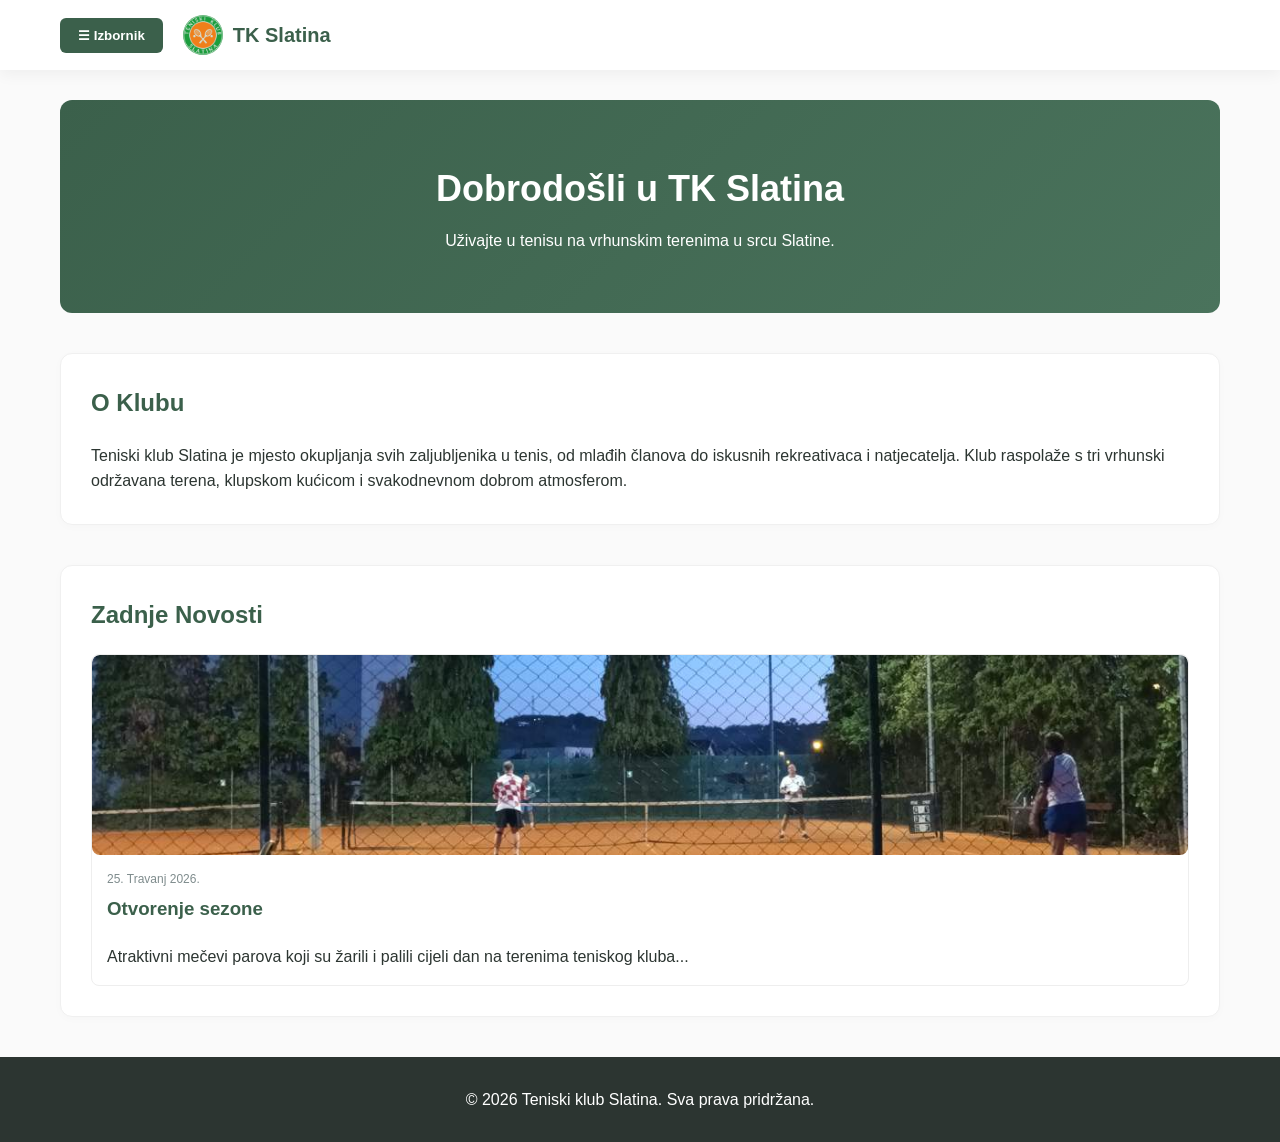
<file: index.html>
<!DOCTYPE html>
<html lang="hr">
<head>
    <meta charset="UTF-8">
    <meta name="viewport" content="width=device-width, initial-scale=1.0">
    <title>TK Slatina - Početna</title>
    <link rel="stylesheet" href="stil.css">
</head>
<body>
    <header>
        <div class="navbar">
            <div class="nav-left">
                <div class="menu-dropdown">
                    <button class="menu-btn">☰ Izbornik</button>
                    <div class="dropdown-content">
                        <a href="index.html">Početna</a>
                        <a href="galerija.html">Galerija slika</a>
                        <a href="natjecanja.html">Natjecanja</a>
                    </div>
                </div>
                <a href="index.html" class="logo-area">
   				 <img src="./Slike/logo.png" alt="TK Slatina Logo" class="logo-img">
                    <span>TK Slatina</span>
                </a>
            </div>
        </div>
    </header>

    <main>
        <div class="hero">
            <h1>Dobrodošli u TK Slatina</h1>
            <p>Uživajte u tenisu na vrhunskim terenima u srcu Slatine.</p>
        </div>

        <section class="section">
            <h2>O Klubu</h2>
            <p>Teniski klub Slatina je mjesto okupljanja svih zaljubljenika u tenis, od mlađih članova do iskusnih rekreativaca i natjecatelja. Klub raspolaže s tri vrhunski održavana terena, klupskom kućicom i svakodnevnom dobrom atmosferom.</p>
        </section>

        <section class="section">
            <h2>Zadnje Novosti</h2>
            <div class="news-grid">
                <!--<div class="news-card">
                    <div class="img-placeholder">📷 Slika Vijesti</div>
                    <div class="news-content">
                        <div class="news-date">20. Travanj 2026.</div>
                        <h3>Upisi u školu tenisa</h3>
                        <p>Krenuli su upisi za proljetni ciklus škole tenisa za djecu i odrasle...</p>
                    </div>
                </div>-->
                <div class="news-card">
                     <div class="gallery-item"><img src="./Slike/slika1.jpg" alt="Atmosfera 1"></div>
                    <div class="news-content">
                        <div class="news-date">25. Travanj 2026.</div>
                        <h3>Otvorenje sezone</h3>
                        <p>Atraktivni mečevi parova koji su žarili i palili cijeli dan na terenima teniskog kluba...</p>
                    </div>
                </div>
            </div>
        </section>
    </main>

    <footer>
        <p>&copy; 2026 Teniski klub Slatina. Sva prava pridržana.</p>
    </footer>
	    <!-- SKRIPTA ZA MOBILNI MENU -->
    <script>
        const menuBtn = document.querySelector('.menu-btn');
        const dropdownContent = document.querySelector('.dropdown-content');

        // Otvaranje/Zatvaranje na klik
        menuBtn.addEventListener('click', function(e) {
            e.stopPropagation(); // Zaustavlja zatvaranje odmah nakon klika
            dropdownContent.classList.toggle('prikazi');
        });

        // Zatvori izbornik ako korisnik klikne bilo gdje izvan njega
        document.addEventListener('click', function(e) {
            if (!dropdownContent.contains(e.target) && !menuBtn.contains(e.target)) {
                dropdownContent.classList.remove('prikazi');
            }
        });
    </script>

</body>
</html>
</file>
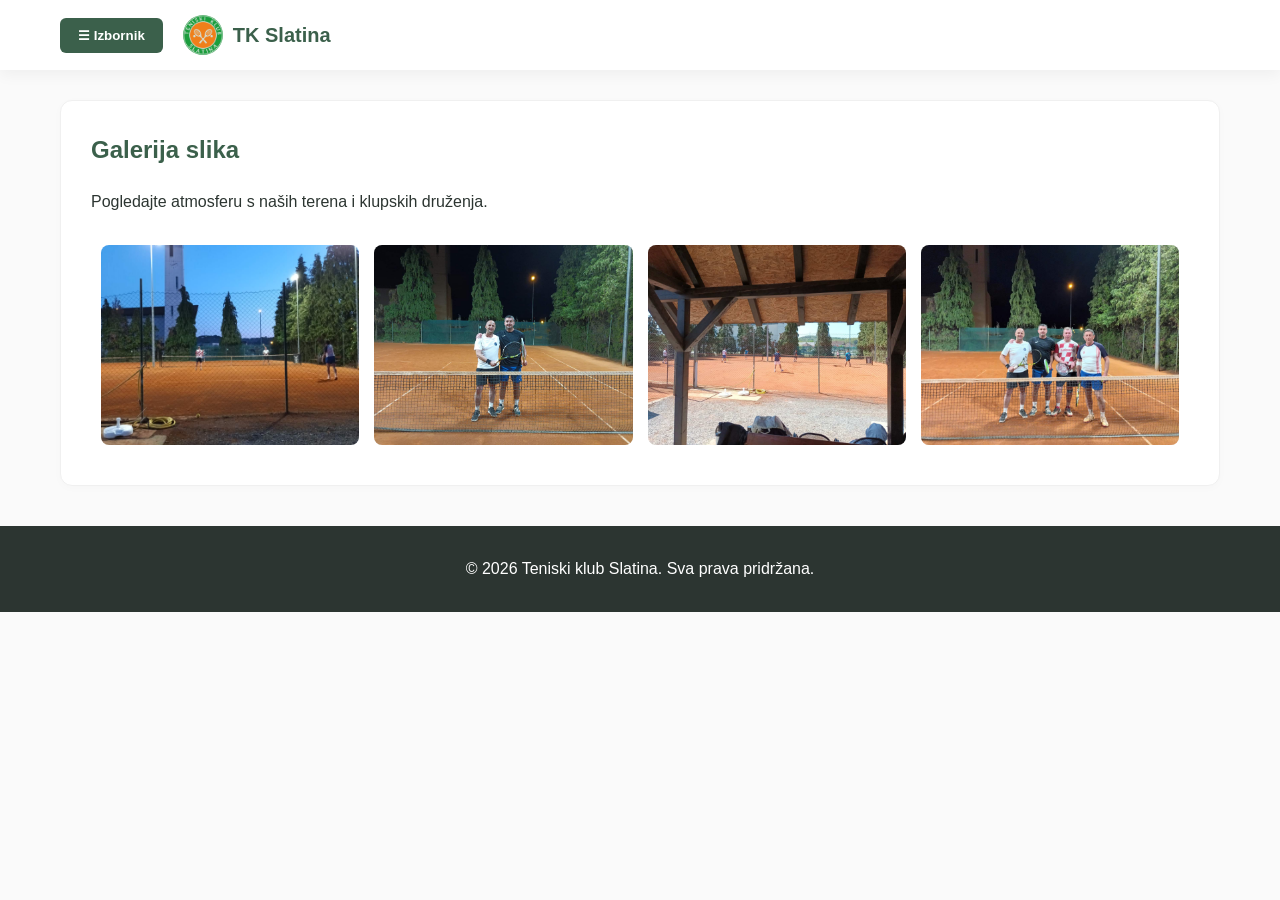
<file: galerija.html>
<!DOCTYPE html>
<html lang="hr">
<head>
    <meta charset="UTF-8">
    <meta name="viewport" content="width=device-width, initial-scale=1.0">
    <title>TK Slatina - Galerija</title>
    <link rel="stylesheet" href="stil.css">
</head>
<body>
    <header>
        <div class="navbar">
            <div class="nav-left">
                <div class="menu-dropdown">
                    <button class="menu-btn">☰ Izbornik</button>
                    <div class="dropdown-content">
                        <a href="index.html">Početna</a>
                        <a href="galerija.html">Galerija slika</a>
                        <a href="natjecanja.html">Natjecanja</a>
                    </div>
                </div>
                <a href="index.html" class="logo-area">
                 	 <img src="./Slike/logo.png" alt="TK Slatina Logo" class="logo-img">
                    <span>TK Slatina</span>
                </a>
            </div>
        </div>
    </header>

    <main>
        <section class="section">
            <h2>Galerija slika</h2>
            <p style="margin-bottom: 20px;">Pogledajte atmosferu s naših terena i klupskih druženja.</p>
            <div class="gallery-grid">
                <div class="gallery-item"><img src="./Slike/slika1.jpg" alt="Atmosfera 1"></div>
				<div class="gallery-item"><img src="./Slike/slika2.jpg" alt="Atmosfera 1"></div>
				<div class="gallery-item"><img src="./Slike/slika3.jpg" alt="Atmosfera 1"></div>
				<div class="gallery-item"><img src="./Slike/slika4.jpg" alt="Atmosfera 1"></div>
                </div>
        </section>
    </main>

    <footer>
        <p>&copy; 2026 Teniski klub Slatina. Sva prava pridržana.</p>
    </footer>
	    <!-- SKRIPTA ZA MOBILNI MENU -->
    <script>
        const menuBtn = document.querySelector('.menu-btn');
        const dropdownContent = document.querySelector('.dropdown-content');

        // Otvaranje/Zatvaranje na klik
        menuBtn.addEventListener('click', function(e) {
            e.stopPropagation(); // Zaustavlja zatvaranje odmah nakon klika
            dropdownContent.classList.toggle('prikazi');
        });

        // Zatvori izbornik ako korisnik klikne bilo gdje izvan njega
        document.addEventListener('click', function(e) {
            if (!dropdownContent.contains(e.target) && !menuBtn.contains(e.target)) {
                dropdownContent.classList.remove('prikazi');
            }
        });
    </script>
</body>
</html>
</file>
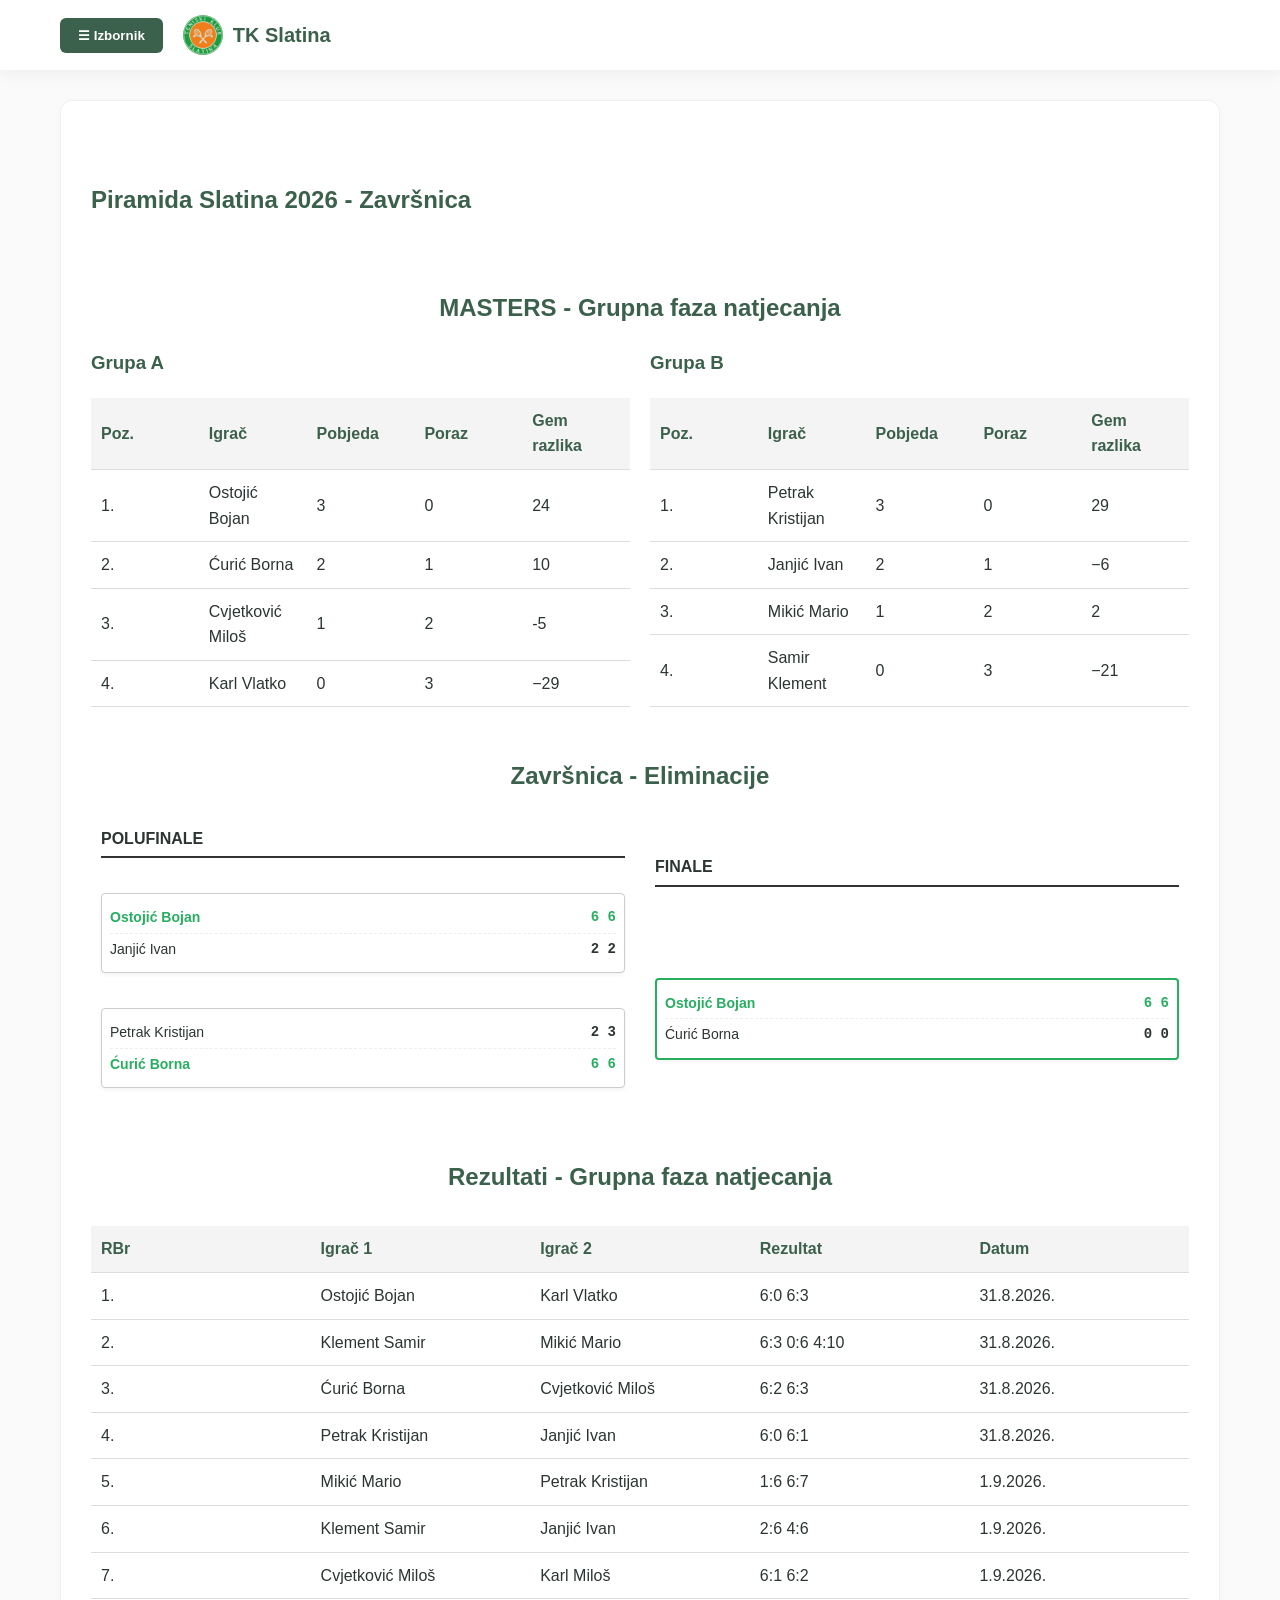
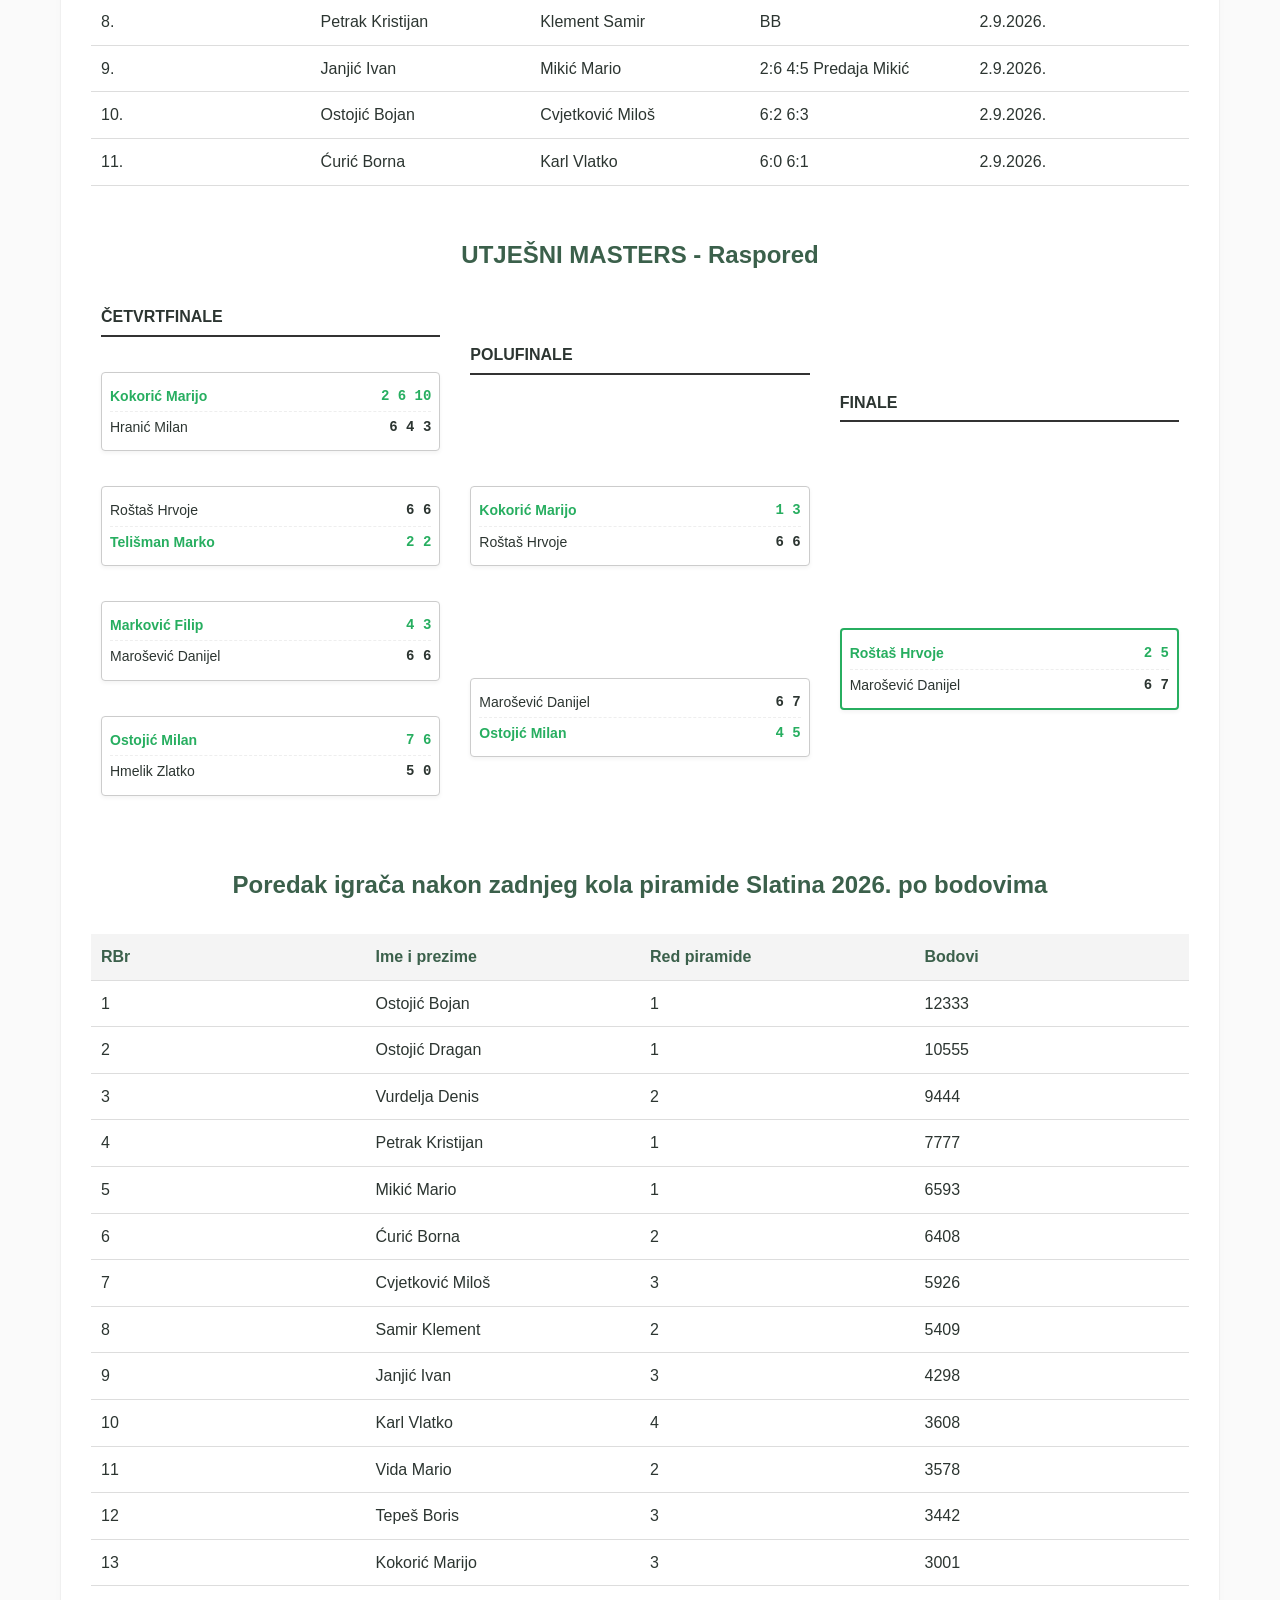
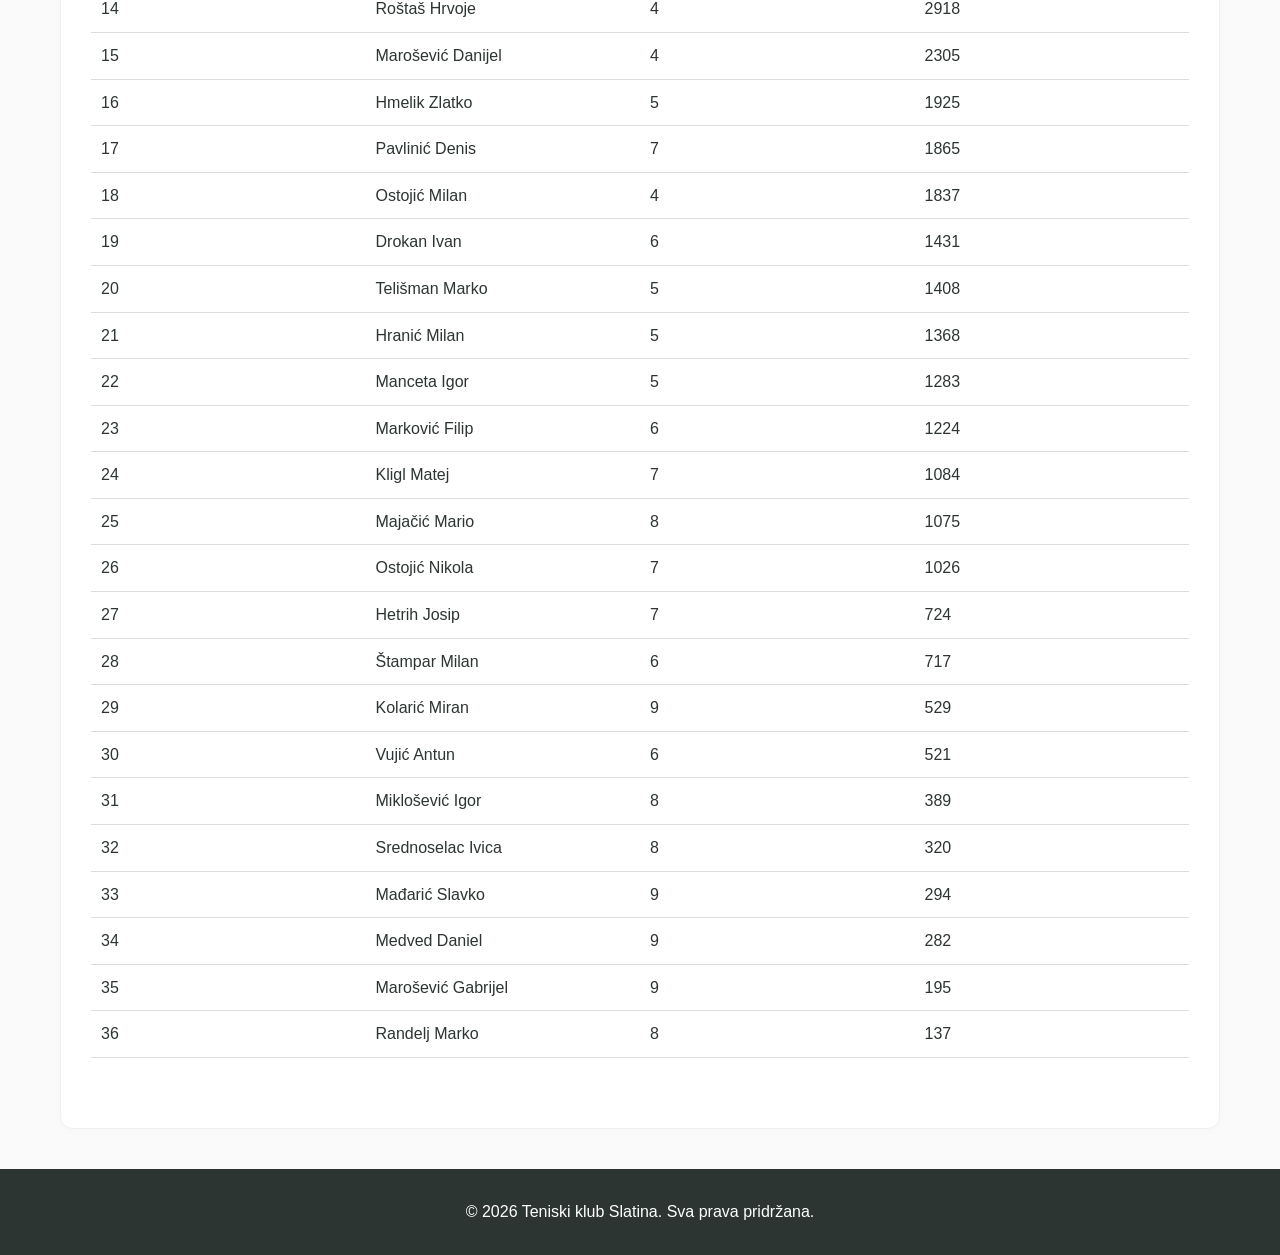
<file: masters.html>
<!DOCTYPE html>
<html lang="hr">
<head>
    <meta charset="UTF-8">
    <meta name="viewport" content="width=device-width, initial-scale=1.0">
    <title>TK Slatina - Masters 2026.</title>
    <link rel="stylesheet" href="stil.css">
    <style>
	/*NOoooooVO*/
	  /* --- STILOVI ZA GRUPE --- */
        .groups-container {
            display: flex;
            flex-wrap: wrap;
            gap: 20px;
            margin-bottom: 40px;
        }
        .group-box {
            flex: 1;
            min-width: 300px;
        }
        .group-table {
            width: 100%;
            border-collapse: collapse;
            margin-top: 10px;
        }
        .group-table th, .group-table td {
            padding: 10px;
            text-align: left;
            border-bottom: 1px solid #ddd;
        }
        .group-table th {
            background-color: #f4f4f4;
            font-weight: bold;
        }

        /* --- STILOVI ZA KOSTUR (TOURNAMENT BRACKET) --- */
        .bracket-title {
            margin-top: 50px;
            margin-bottom: 20px;
            text-align: center;
        }
        .bracket-container {
            display: flex;
            flex-direction: column;
            gap: 30px;
            padding: 10px;
        }
        .round {
            display: flex;
            flex-direction: column;
            gap: 15px;
        }
        .round-title {
            font-weight: bold;
            text-transform: uppercase;
            padding-bottom: 5px;
            border-bottom: 2px solid #333;
            margin-bottom: 10px;
        }
        .matchup {
            background: #fff;
            border: 1px solid #ccc;
            border-radius: 4px;
            padding: 8px;
            box-shadow: 0 2px 4px rgba(0,0,0,0.05);
        }
        .player-row {
            display: flex;
            justify-content: space-between;
            padding: 4px 0;
        }
        .player-row:first-child {
            border-bottom: 1px dashed #eee;
        }
        .player-name {
            font-size: 14px;
        }
        .player-score {
            font-family: monospace;
            font-weight: bold;
            font-size: 14px;
            padding-left: 10px;
        }
        .winner {
            color: #27ae60;
            font-weight: bold;
        }

        /* --- DESKTOP PRILAGODBA ZA KOSTUR --- */
        @media (min-width: 768px) {
            .bracket-container {
                flex-direction: row;
                justify-content: space-between;
                align-items: stretch;
            }
            .round {
                flex: 1;
                justify-content: space-around;
            }
            .matchup {
                margin: 10px 0;
                position: relative;
            }
        }
	/*NOVO*/
		/*Zajebancija sa rezultatima*/
		        /* --- UKLANJANJE SKROLANJA ZA TABLICU REZULTATA NA MOBITELIMA --- */
        
        /* Ciljamo isključivo tablicu rezultata */
        #tablicaRezultata, 
        #tablicaRezultataContainer table {
            table-layout: fixed !important; /* Prisiljava tablicu da poštuje zadane širine stupaca */
            width: 100% !important;
            white-space: normal !important; /* Dopušta prelamanje teksta (imena igrača) */
        }

        /* Precizno definiranje širine stupaca u postocima (ukupno 100%) */
        #tablicaRezultataContainer th:nth-child(1), #tablicaRezultata td:nth-child(1) { width: 33%; } /* Igrač 1 */
        #tablicaRezultataContainer th:nth-child(2), #tablicaRezultata td:nth-child(2) { width: 33%; } /* Igrač 2 */
        #tablicaRezultataContainer th:nth-child(3), #tablicaRezultata td:nth-child(3) { width: 19%; } /* Rezultat */
        #tablicaRezultataContainer th:nth-child(4), #tablicaRezultata td:nth-child(4) { width: 15%; } /* Status */

        /* Prilagodba unutrašnjeg teksta za male ekrane mobitela */
        #tablicaRezultata td, #tablicaRezultata th {
            padding: 8px 4px !important; /* Uži razmak da sve stane bez skrolanja */
            font-size: 13px !important;  /* Blago smanjen font samo za ovu tablicu na mobitelima */
            white-space: normal !important; 
            word-wrap: break-word;
        }

        /* Posebna prilagodba za brojeve setova (monospace tekst) */
        #tablicaRezultata td[style*="font-family: monospace"] {
            font-size: 12px !important;
            line-height: 1.2;
        }

        /* Kada ekran postane širi (Desktop / Tablet), vraćamo standardnu veličinu fonta */
        @media (min-width: 768px) {
            #tablicaRezultata td, #tablicaRezultata th {
                font-size: 16px !important;
                padding: 12px 10px !important;
            }
            #tablicaRezultata td[style*="font-family: monospace"] {
                font-size: 17px !important;
            }
        }

		/*Kraj rezultata*/
        /* Globalno ujednačavanje i povećanje fonta u svim tablicama */
        .table-wrapper table {
            font-family: -apple-system, BlinkMacSystemFont, "Segoe UI", Roboto, Helvetica, Arial, sans-serif;
            font-size: 15px; /* Povećana veličina teksta (standard je bio oko 14px) */
            border-collapse: collapse;
            width: 100%;
        }

        /* Povećanje naslova tablica (zaglavlja) */
        .table-wrapper th {
            font-size: 15px;
            font-weight: 600;
            padding: 12px 10px; /* Veći razmak za ugodniji izgled */
        }

        /* Povećanje i razmak za obične ćelije */
        .table-wrapper td {
            padding: 12px 10px; /* Veći okomiti razmak zbog većeg fonta */
            vertical-align: middle; /* Centrira tekst i ikone po visini retka */
        }

        /* Prilagodba monospace fonta za rezultate da prati novu veličinu */
        .table-wrapper td[style*="font-family: monospace"] {
            font-family: 'Courier New', Courier, monospace !important;
            font-size: 17px !important; 
            font-weight: bold;
        }


        /* --- POTPUNA RESPONSIVNOST ZA MOBITELE --- */
        
                /* --- POTPUNA RESPONSIVNOST ZA MOBITELE --- */
        
        /* Dropdown meniji sada imaju fiksnu, punu širinu */
        #kontejnerZaRedove {
            display: block;
            width: 100%;
        }
        .red-dropdown {
            background-color: #f8f9fa;
            border: 1px solid #e2e8f0;
            border-radius: 6px;
            padding: 12px;
            margin-bottom: 8px;
            cursor: pointer;
            box-sizing: border-box;
            width: 100% !important; /* Svi redovi su jednaki i idu preko cijelog ekrana */
            text-align: center; /* PROMIJENJENO: Centriranje teksta unutar dropdowna */
        }
        .red-dropdown summary {
            font-weight: bold;
            color: #2c3e50;
            outline: none;
            list-style: none; /* Uklanja zadanu trokutastu strelicu na većini preglednika radi boljeg centriranja */
        }
        /* Uklanjanje strelice za Safari preglednik */
        .red-dropdown summary::-webkit-details-marker {
            display: none;
        }
        .red-dropdown[open] summary {
            margin-bottom: 10px;
            border-bottom: 2px solid #3498db;
            color: #3498db;
            padding-bottom: 5px; /* Dodano za ljepši razmak kada je otvoreno */
        }

        /* Osiguravanje da sve tablice zauzmu 100% širine svog kontejnera */
        .table-wrapper {
            width: 100%;
            overflow-x: auto; /* Omogućuje glatko vodoravno skrolanje ako je ekran premali */
            -webkit-overflow-scrolling: touch;
            margin-bottom: 20px;
            border: 1px solid #e2e8f0;
            border-radius: 6px;
        }
        .table-wrapper table {
            width: 100%;
            min-width: 100%; /* Tablica se prisilno rasteže */
            border-collapse: collapse;
            table-layout: auto; /* Omogućuje pregledniku da sam pametno rasporedi širinu stupaca */
        }

        /* Sprječavanje lomljenja imena igrača i rezultata u više neurednih redova */
        .table-wrapper td, .table-wrapper th {
            white-space: nowrap; /* Tekst ostaje u jednom redu radi preglednosti */
            padding: 10px 8px;   /* Malo uži padding na mobitelima da stane više teksta */
        }

        /* Na mobitelima dopuštamo samo stupcu s imenom igrača da se širi, ostali su kompaktni */
        .table-wrapper td strong {
            white-space: normal; /* Ako je ime baš predugačko, samo se ono smije prelomiti */
        }
		
        /* Stilovi za legendu iznad rangliste */
        .legend-container {
            display: flex;
            gap: 20px;
            margin-bottom: 15px;
            font-weight: 500;
            font-size: 14px;
        }
        .legend-item {
            display: flex;
            align-items: center;
            gap: 8px;
        }
        .legend-dot {
            width: 14px;
            height: 14px;
            border-radius: 50%;
            display: inline-block;
        }
        .dot-main { background-color: #d4edda; border: 1px solid #c3e6cb; }
        .dot-consolation { background-color: #ffe8cc; border: 1px solid #ffd8a8; }
    </style>
</head>
<body>
    <header>
        <div class="navbar">
            <div class="nav-left">
                <div class="menu-dropdown">
                    <button class="menu-btn">☰ Izbornik</button>
                    <div class="dropdown-content">
                        <a href="index.html">Početna</a>
                        <a href="galerija.html">Galerija slika</a>
                        <a href="natjecanja.html">Natjecanja</a>
                    </div>
                </div>
                <a href="index.html" class="logo-area">
					 <img src="./Slike/logo.png" alt="TK Slatina Logo" class="logo-img">
			         <span>TK Slatina</span>
                </a>
            </div>
        </div>
    </header>

    <main>
        <section class="section">
            <div class="tournaments-header">
                <h2 class="bracket-title">Piramida Slatina 2026 - Završnica</h2>
				
                <!-- Izbornik kola 
                <select id="odabirKola" class="tournament-select" onchange="ucitajPodatkeIzDatoteke()">
                    <option value="kolo1">1. Kolo</option>
                    <option value="kolo2">2. Kolo</option>
					<option value="kolo3">3. Kolo</option>
					<option value="kolo4">4. Kolo</option>
					<option value="kolo5">5. Kolo</option>
					<option value="kolo6">6. Kolo</option>
					<option value="kolo7">7. Kolo</option>
					<option value="kolo8">8. kolo</option>
					<option value="kolo9">9. kolo</option>
					<option value="kolo10">10. kolo</option>
					<option value="kolo11">11. kolo</option>
					<option value="kolo12">12. kolo</option>
					<option value="kolo13">13. kolo</option>
					<option value="kolo14">14. kolo</option>
					<option value="kolo15">15. kolo</option>
					<option value="kolo15" selected>Masters</option>
				</select>
-->
            </div>
			  
        <!-- DIJELOM ZA GRUPNU FAZU -->
        <h2 class="bracket-title">MASTERS - Grupna faza natjecanja</h2>
        <div class="groups-container">
            
            <!-- GRUPA A -->
            <div class="group-box">
                <h3>Grupa A</h3>
                <table class="group-table">
                    <thead>
                        <tr>
                            <th>Poz.</th>
                            <th>Igrač</th>
                            <th>Pobjeda</th>
							<th>Poraz</th>
							<th>Gem razlika</th>
                        </tr>
                    </thead>
                    <tbody>
                        <tr><td>1.</td><td>Ostojić Bojan</td><td>3</td><td>0</td><td>24</td></tr>
                        <tr><td>2.</td><td>Ćurić Borna</td><td>2</td><td>1</td><td>10</td></tr>
                        <tr><td>3.</td><td>Cvjetković Miloš</td><td>1</td><td>2</td><td>-5</td></tr>
                        <tr><td>4.</td><td>Karl Vlatko</td><td>0</td><td>3</td><td>−29</td></tr>
                    </tbody>
                </table>
            </div>

            <!-- GRUPA B -->
            <div class="group-box">
                <h3>Grupa B</h3>
                <table class="group-table">
                    <thead>
                        <tr>
                            <th>Poz.</th>
                            <th>Igrač</th>
                             <th>Pobjeda</th>
							 <th>Poraz</th>
							 <th>Gem razlika</th>
                        </tr>
                    </thead>
                    <tbody>
                        <tr><td>1.</td><td>Petrak Kristijan</td><td>3</td><td>0</td><td>29</td></tr>
                        <tr><td>2.</td><td>Janjić Ivan</td><td>2</td><td>1</td><td>−6</td></tr>
                    	<tr><td>3.</td><td>Mikić Mario</td><td>1</td><td>2</td><td>2</td></tr>
                        <tr><td>4.</td><td>Samir Klement</td><td>0</td><td>3</td><td>−21</td></tr>
					</tbody>
                </table>
            </div>

        </div>

        <!-- DIJELOM ZA KOSTUR / ELIMINACIJE -->
        <h2 class="bracket-title">Završnica - Eliminacije</h2>
        
        <div class="bracket-container">
            
            <!-- POLUFINALE -->
            <div class="round">
                <div class="round-title">Polufinale</div>
                
                <!-- Polufinale 1 -->
                <div class="matchup">
                    <div class="player-row winner">
                        <span class="player-name">Ostojić Bojan</span>
                        <span class="player-score">6 6</span>
                    </div>
                    <div class="player-row">
                        <span class="player-name">Janjić Ivan</span>
                        <span class="player-score">2 2</span>
                    </div>
                </div>

                <!-- Polufinale 2 -->
                <div class="matchup">
                    <div class="player-row">
                        <span class="player-name">Petrak Kristijan</span>
                        <span class="player-score">2 3</span>
                    </div>
                    <div class="player-row winner">
                        <span class="player-name">Ćurić Borna</span>
                        <span class="player-score">6 6</span>
                    </div>
                </div>
            </div>

            <!-- FINALE -->
            <div class="round">
                <div class="round-title">Finale</div>
                
                <!-- Finale meč -->
                <div class="matchup" style="border: 2px solid #27ae60;">
                    <div class="player-row winner">
                        <span class="player-name">Ostojić Bojan</span>
                        <span class="player-score">6 6</span>
                    </div>
                    <div class="player-row">
                        <span class="player-name">Ćurić Borna</span>
                        <span class="player-score">0 0</span>
                    </div>
                </div>
            </div>

        </div>
		<div>

			</div>
		<div>
			<h2 class="bracket-title">Rezultati - Grupna faza natjecanja</h2>
        <div class="groups-container">
            
         
            <div class="group-box">
                <table class="group-table">
                    <thead>
                        <tr>
                            <th>RBr</th>
                            <th>Igrač 1</th>
							<th>Igrač 2</th>
                            <th>Rezultat</th>
							<th>Datum</th>
                        </tr>
                    </thead>
                    <tbody>
                        <tr><td>1.</td><td>Ostojić Bojan</td><td>Karl Vlatko</td><td>6:0 6:3</td><td>31.8.2026.</td></tr>
						<tr><td>2.</td><td>Klement Samir</td><td>Mikić Mario</td><td>6:3 0:6 4:10</td><td>31.8.2026.</td></tr>
						<tr><td>3.</td><td>Ćurić Borna</td><td>Cvjetković Miloš</td><td>6:2 6:3</td><td>31.8.2026.</td></tr>
						<tr><td>4.</td><td>Petrak Kristijan</td><td>Janjić Ivan</td><td>6:0 6:1</td><td>31.8.2026.</td></tr>
						<tr><td>5.</td><td>Mikić Mario</td><td>Petrak Kristijan</td><td>1:6 6:7</td><td>1.9.2026.</td></tr>
						<tr><td>6.</td><td>Klement Samir</td><td>Janjić Ivan</td><td>2:6 4:6</td><td>1.9.2026.</td></tr>
						<tr><td>7.</td><td>Cvjetković Miloš</td><td>Karl Miloš</td><td>6:1 6:2</td><td>1.9.2026.</td></tr>
						<tr><td>8.</td><td>Petrak Kristijan</td><td>Klement Samir</td><td>BB</td><td>2.9.2026.</td></tr>
						<tr><td>9.</td><td>Janjić Ivan</td><td>Mikić Mario</td><td>2:6 4:5 Predaja Mikić</td><td>2.9.2026.</td></tr>
						<tr><td>10.</td><td>Ostojić Bojan</td><td>Cvjetković Miloš</td><td>6:2 6:3</td><td>2.9.2026.</td></tr>
						<tr><td>11.</td><td>Ćurić Borna</td><td>Karl Vlatko</td><td>6:0 6:1</td><td>2.9.2026.</td></tr>
                        </tbody>
                </table>
            </div>
		
		
		</div>
		<!--utjesni masters-->
		<h2 class="bracket-title"></h2>
		   <!-- DIJELOM ZA GRUPNU FAZU -->
        <!-- DIJELOM ZA KOSTUR / ELIMINACIJE -->
        <h2 class="bracket-title">UTJEŠNI MASTERS - Raspored</h2>
        
        <div class="bracket-container">
            
            <!-- ČETVRTFINALE -->
            <div class="round">
                <div class="round-title">Četvrtfinale</div>
                
                <!-- Meč 1 -->
                <div class="matchup">
                    <div class="player-row winner">
                        <span class="player-name">Kokorić Marijo</span>
                        <span class="player-score">2 6 10</span>
                    </div>
                    <div class="player-row">
                        <span class="player-name">Hranić Milan</span>
                        <span class="player-score">6 4 3</span>
                    </div>
                </div>

                <!-- Meč 2 -->
                <div class="matchup">
                    <div class="player-row">
                        <span class="player-name">Roštaš Hrvoje</span>
                        <span class="player-score">6 6</span>
                    </div>
                    <div class="player-row winner">
                        <span class="player-name">Telišman Marko</span>
                        <span class="player-score">2 2</span>
                    </div>
                </div>

                <!-- Meč 3 -->
                <div class="matchup">
                    <div class="player-row winner">
                        <span class="player-name">Marković Filip</span>
                        <span class="player-score">4 3</span>
                    </div>
                    <div class="player-row">
                        <span class="player-name">Marošević Danijel</span>
                        <span class="player-score">6 6</span>
                    </div>
                </div>

                <!-- Meč 4 -->
                <div class="matchup">
                    <div class="player-row winner">
                        <span class="player-name">Ostojić Milan</span>
                        <span class="player-score">7 6</span>
                    </div>
                    <div class="player-row">
                        <span class="player-name">Hmelik Zlatko</span>
                        <span class="player-score">5 0</span>
                    </div>
                </div>
            </div>

            <!-- POLUFINALE -->
            <div class="round">
                <div class="round-title">Polufinale</div>
                
                <!-- Polufinale 1 -->
                <div class="matchup">
                    <div class="player-row winner">
                        <span class="player-name">Kokorić Marijo</span>
                        <span class="player-score">1 3</span>
                    </div>
                    <div class="player-row">
                        <span class="player-name">Roštaš Hrvoje</span>
                        <span class="player-score">6 6</span>
                    </div>
                </div>

                <!-- Polufinale 2 -->
                <div class="matchup">
                    <div class="player-row">
                        <span class="player-name">Marošević Danijel</span>
                        <span class="player-score">6 7</span>
                    </div>
                    <div class="player-row winner">
                        <span class="player-name">Ostojić Milan</span>
                        <span class="player-score">4 5</span>
                    </div>
                </div>
            </div>

            <!-- FINALE -->
            <div class="round">
                <div class="round-title">Finale</div>
                
                <!-- Finale meč -->
                <div class="matchup" style="border: 2px solid #27ae60;">
                    <div class="player-row winner">
                        <span class="player-name">Roštaš Hrvoje</span>
                        <span class="player-score">2 5</span>
                    </div>
                    <div class="player-row">
                        <span class="player-name">Marošević Danijel</span>
                        <span class="player-score">6 7</span>
                    </div>
                </div>
            </div>

        </div>
		<div>
			<h2 class="bracket-title">Poredak igrača nakon zadnjeg kola piramide Slatina 2026. po bodovima</h2>
        <div class="groups-container">
            <div class="group-box">
                <table class="group-table">
                    <thead>
                        <tr>
                            <th>RBr</th>
                            <th>Ime i prezime</th>
							<th>Red piramide</th>
                            <th>Bodovi</th>
                        </tr>
                    </thead>
                    <tbody>
                    	<tr><td>1</td><td>Ostojić Bojan</td><td>1</td><td>12333</td></tr>
						<tr><td>2</td><td>Ostojić Dragan</td><td>1</td><td>10555</td></tr>
						<tr><td>3</td><td>Vurdelja Denis</td><td>2</td><td>9444</td></tr>
						<tr><td>4</td><td>Petrak Kristijan</td><td>1</td><td>7777</td></tr>
						<tr><td>5</td><td>Mikić Mario</td><td>1</td><td>6593</td></tr>
						<tr><td>6</td><td>Ćurić Borna</td><td>2</td><td>6408</td></tr>
						<tr><td>7</td><td>Cvjetković Miloš</td><td>3</td><td>5926</td></tr>
						<tr><td>8</td><td>Samir Klement</td><td>2</td><td>5409</td></tr>
						<tr><td>9</td><td>Janjić Ivan</td><td>3</td><td>4298</td></tr>
						<tr><td>10</td><td>Karl Vlatko</td><td>4</td><td>3608</td></tr>
						<tr><td>11</td><td>Vida Mario</td><td>2</td><td>3578</td></tr>
						<tr><td>12</td><td>Tepeš Boris</td><td>3</td><td>3442</td></tr>
						<tr><td>13</td><td>Kokorić Marijo</td><td>3</td><td>3001</td></tr>
						<tr><td>14</td><td>Roštaš Hrvoje</td><td>4</td><td>2918</td></tr>
						<tr><td>15</td><td>Marošević Danijel</td><td>4</td><td>2305</td></tr>
						<tr><td>16</td><td>Hmelik Zlatko</td><td>5</td><td>1925</td></tr>
						<tr><td>17</td><td>Pavlinić Denis</td><td>7</td><td>1865</td></tr>
						<tr><td>18</td><td>Ostojić Milan</td><td>4</td><td>1837</td></tr>
						<tr><td>19</td><td>Drokan Ivan</td><td>6</td><td>1431</td></tr>
						<tr><td>20</td><td>Telišman Marko</td><td>5</td><td>1408</td></tr>
						<tr><td>21</td><td>Hranić Milan</td><td>5</td><td>1368</td></tr>
						<tr><td>22</td><td>Manceta Igor</td><td>5</td><td>1283</td></tr>
						<tr><td>23</td><td>Marković Filip</td><td>6</td><td>1224</td></tr>
						<tr><td>24</td><td>Kligl Matej</td><td>7</td><td>1084</td></tr>
						<tr><td>25</td><td>Majačić Mario</td><td>8</td><td>1075</td></tr>
						<tr><td>26</td><td>Ostojić Nikola</td><td>7</td><td>1026</td></tr>
						<tr><td>27</td><td>Hetrih Josip</td><td>7</td><td>724</td></tr>
						<tr><td>28</td><td>Štampar Milan</td><td>6</td><td>717</td></tr>
						<tr><td>29</td><td>Kolarić Miran</td><td>9</td><td>529</td></tr>
						<tr><td>30</td><td>Vujić Antun</td><td>6</td><td>521</td></tr>
						<tr><td>31</td><td>Miklošević Igor</td><td>8</td><td>389</td></tr>
						<tr><td>32</td><td>Srednoselac Ivica</td><td>8</td><td>320</td></tr>
						<tr><td>33</td><td>Mađarić Slavko</td><td>9</td><td>294</td></tr>
						<tr><td>34</td><td>Medved Daniel</td><td>9</td><td>282</td></tr>
						<tr><td>35</td><td>Marošević Gabrijel</td><td>9</td><td>195</td></tr>
						<tr><td>36</td><td>Randelj Marko</td><td>8</td><td>137</td></tr>    
					</tbody>
                </table>
            </div>
		
		
		</div>
		
		
		<!--<div class="group-box">
                <h3>Završni poredak po bodovima</h3>
                <table class="group-table">
                    <thead>
                        <tr>
                            <th>Poz.</th>
                            <th>Igrač</th>
                            <th>Bodovi</th>
                        </tr>
                    </thead>
                    <tbody>
                       <tr><td>1.</td><td>Ostojić Bojan</td><td>12333</td></tr>
					   <tr><td>2.</td><td>Ostojić Dragan</td><td>10555</td></tr>
					   <tr><td>3.</td><td>Vurdelja Denis</td><td>9444</td></tr>
					   <tr><td>4.</td><td>Petrak Kristijan</td><td>7777</td></tr>
					   <tr><td>5.</td><td>Mikić Mario</td><td>6593</td></tr>
					   <tr><td>6.</td><td>Ćurić Borna</td><td>6408</td></tr>
					   <tr><td>7.</td><td>Cvjetković Miloš</td><td>5926</td></tr>
					   <tr><td>8.</td><td>Samir Klement</td><td>5409</td></tr>
					   <tr><td>9.</td><td>Janjić Ivan</td><td>4298</td></tr>
					   <tr><td>10.</td><td>Karl Vlatko</td><td>3608</td></tr>
					   <tr><td>11.</td><td>Vida Mario</td><td>3578</td></tr>
					   <tr><td>12.</td><td>Tepeš Boris</td><td>3442</td></tr>
					   <tr><td>13.</td><td>Kokorić Marijo</td><td>3001</td></tr>
					   <tr><td>14.</td><td>Roštaš Hrvoje</td><td>2621</td></tr>
					   <tr><td>15.</td><td>Marošević Danijel</td><td>2305</td></tr>
					   <tr><td>16.</td><td>Hmelik Zlatko</td><td>1925</td></tr>
                    </tbody>
                </table>
            </div> -->
	
		</section>
    </main>
	
    <footer>
        <p>&copy; 2026 Teniski klub Slatina. Sva prava pridržana.</p>
    </footer>

    <!-- JAVASCRIPT LOGIKA -->
	<script>
    window.onload = function() {
        var select = document.getElementById("odabirKola");
        select.selectedIndex = select.options.length - 1;
        ucitajPodatkeIzDatoteke();
    };

    function ucitajPodatkeIzDatoteke() {
        const selectElement = document.getElementById("odabirKola");
        const odabranoKolo = selectElement.value;
        const putanja = "./Rezultati/" + odabranoKolo + ".json";

        console.log("Pokušavam učitati:", putanja);

        fetch(putanja)
            .then(response => {
                if (!response.ok) throw new Error("Datoteka " + putanja + " nije pronađena.");
                return response.json();
            })
            .then(podaci => {
                prikaziRanglistu(podaci.raspored);
                prikaziRezultate(podaci.rezultati);
                prikaziPoRedovima(podaci.raspored); // NOVA LINIJA: Pokreće punjenje drop-down tablica
            })
            .catch(error => {
                console.error("Greška detaljno:", error);
                alert("Greška: " + error.message);
            });
    }

    function prikaziRanglistu(igraci) {
        const tbodyRanglista = document.getElementById("tablicaRangliste");
        tbodyRanglista.innerHTML = "";

        if (!igraci) return;

        const sortiraniIgraci = [...igraci];
        sortiraniIgraci.sort((a, b) => Number(b.bodovi) - Number(a.bodovi));

        sortiraniIgraci.forEach((stavka, index) => {
            const redTablice = document.createElement("tr");

            if (index < 8) {
                redTablice.style.backgroundColor = "#d4edda"; // Glavni masters
            } else if (index >= 8 && index < 16) {
                redTablice.style.backgroundColor = "#ffe8cc"; // Utješni masters
            } else {
                redTablice.style.backgroundColor = (index % 2 === 0) ? "#f9f9f9" : "#ffffff";
            }

            redTablice.innerHTML = "<td>" + (index + 1) + ".</td>" +
                                   "<td><strong>" + stavka.igrac + "</strong></td>" +
                                   "<td>" + stavka.bodovi + "</td>";
            tbodyRanglista.appendChild(redTablice);
        });
    }

    function prikaziRezultate(rezultati) {
        const tbodyRezultati = document.getElementById("tablicaRezultata");
        tbodyRezultati.innerHTML = "";

        if (!rezultati || rezultati.length === 0) {
            tbodyRezultati.innerHTML = "<tr><td colspan='4' style='text-align:center;'>Nema unesenih mečeva za ovo kolo.</td></tr>";
            return;
        }

        rezultati.forEach(mec => {
            const redTablice = document.createElement("tr");

            // Isticanje pobjednika podebljanim tekstom ako je meč završen
            let igrac1Prikaz = mec.igrac1;
            let igrac2Prikaz = mec.igrac2;

            if (mec.status === "Završeno") {
                if (mec.pobjednik === mec.igrac1) {
                    igrac1Prikaz = "<strong>🏆 " + mec.igrac1 + "</strong>";
                } else if (mec.pobjednik === mec.igrac2) {
                    igrac2Prikaz = "<strong>🏆 " + mec.igrac2 + "</strong>";
                }
            }

            // Određivanje boje/stila za status meča
            //let statusStil = "";
            //if (mec.status === "U najavi") {
              //  statusStil = "<span style='color: #7f8c8d; font-style: italic;'>U najavi</span>";
            //} else {
             //   statusStil = "<span style='color: #27ae60; font-weight: bold;'>Završeno</span>";
           // }

            // Ako nema rezultata (prazan string), stavljamo crticu
            let rezultatPrikaz = mec.rezultat ? mec.rezultat : "—";

            redTablice.innerHTML = "<td>" + igrac1Prikaz + "</td>" +
                                   "<td>" + igrac2Prikaz + "</td>" +
                                   "<td style='font-family: monospace; font-size: 15px;'>" + rezultatPrikaz + "</td>" ;
                                //   "<td>" + statusStil + "</td>";
            
            tbodyRezultati.appendChild(redTablice);
        });
    }

	    function prikaziPoRedovima(igraci) {
        const kontejner = document.getElementById("kontejnerZaRedove");
        kontejner.innerHTML = ""; // Pražnjenje kontejnera prije novog punjenja

        if (!igraci || igraci.length === 0) return;

        // 1. Grupiranje igrača po redovima (od 1 do 10)
        const grupiraniPoRedovima = {};
        
        igraci.forEach(stavka => {
            const brojReda = stavka.red;
            if (!grupiraniPoRedovima[brojReda]) {
                grupiraniPoRedovima[brojReda] = [];
            }
            grupiraniPoRedovima[brojReda].push(stavka);
        });

        // 2. Prolazak kroz svaki pronađeni red i kreiranje drop-down izbornika
        Object.keys(grupiraniPoRedovima).sort((a, b) => Number(a) - Number(b)).forEach(brojReda => {
            const igraciURedu = grupiraniPoRedovima[brojReda];

            // Kreiramo glavni <details> element (drop-down koji automatski zauzima 100% širine)
            const detailsElement = document.createElement("details");
            detailsElement.className = "red-dropdown";

            // Kreiramo <summary> (naslov izbornika)
            const summaryElement = document.createElement("summary");
            summaryElement.innerHTML = "🔽 Red " + brojReda;
            detailsElement.appendChild(summaryElement);

            // Kreiramo omotač za tablicu (table-wrapper) koji omogućuje skrolanje na mobitelima
            const tableWrapper = document.createElement("div");
            tableWrapper.className = "table-wrapper";

            // Kreiramo samu tablicu s dva stupca (Pozicija i Igrač)
            const tablica = document.createElement("table");
            tablica.innerHTML = 
                "<thead>" +
                    "<tr>" +
                        "<th style='width: 70px;'>Pozicija</th>" +
                        "<th>Igrač</th>" +
                    "</tr>" +
                "</thead>";

            // Kreiramo tbody u koji ćemo staviti igrače tog specifičnog reda
            const tbody = document.createElement("tbody");

            // Punimo tbody igračima
            igraciURedu.forEach(stavka => {
                const redTablice = document.createElement("tr");
                redTablice.innerHTML = "<td>" + stavka.pozicija + ".</td>" +
                                       "<td><strong>" + stavka.igrac + "</strong></td>";
                tbody.appendChild(redTablice);
            });

            // Sklapamo sve elemente zajedno i dodajemo na stranicu
            tablica.appendChild(tbody);
            tableWrapper.appendChild(tablica);
            detailsElement.appendChild(tableWrapper);
            kontejner.appendChild(detailsElement);
        });
    }


		
    // SKRIPTA ZA MOBILNI MENU
    const menuBtn = document.querySelector('.menu-btn');
    const dropdownContent = document.querySelector('.dropdown-content');
    menuBtn.addEventListener('click', function(e) {
        e.stopPropagation();
        dropdownContent.classList.toggle('prikazi');
    });
    document.addEventListener('click', function(e) {
        if (!dropdownContent.contains(e.target) && !menuBtn.contains(e.target)) {
            dropdownContent.classList.remove('prikazi');
        }
    });

</script>
</file>
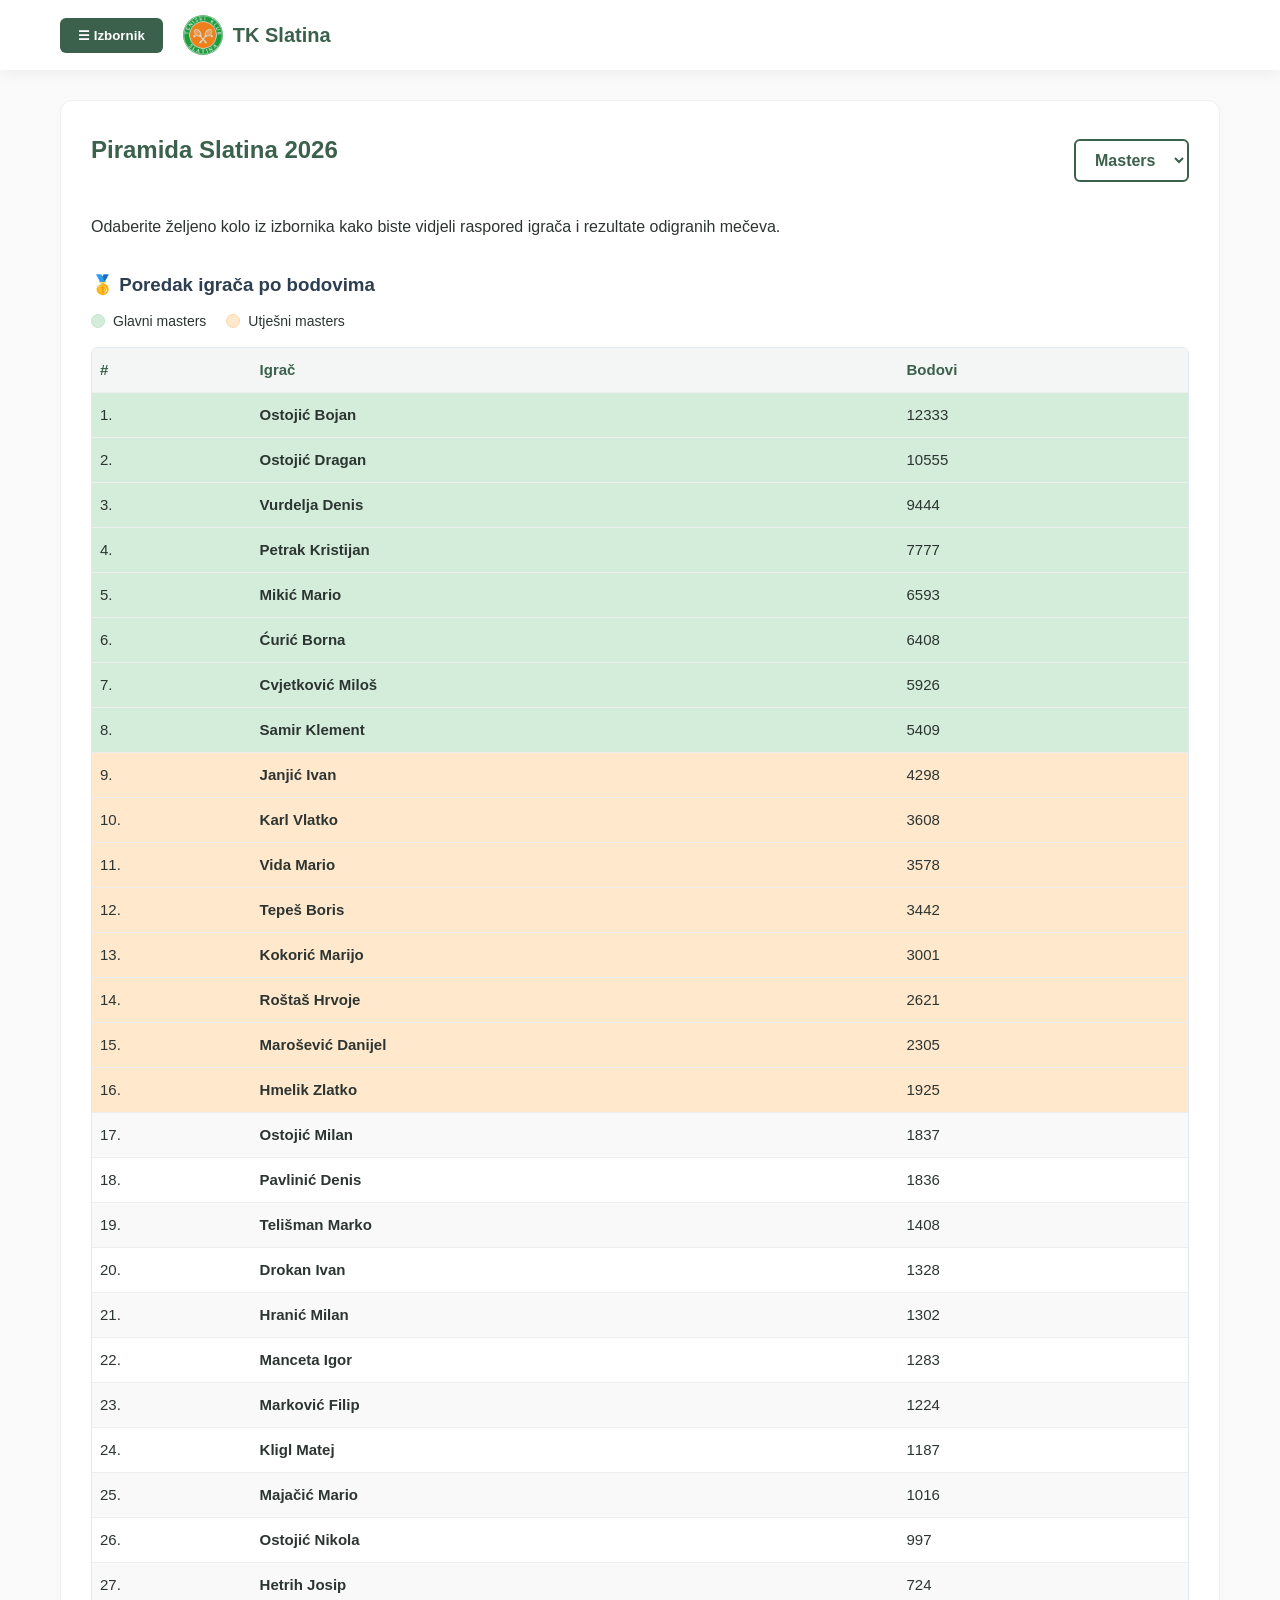
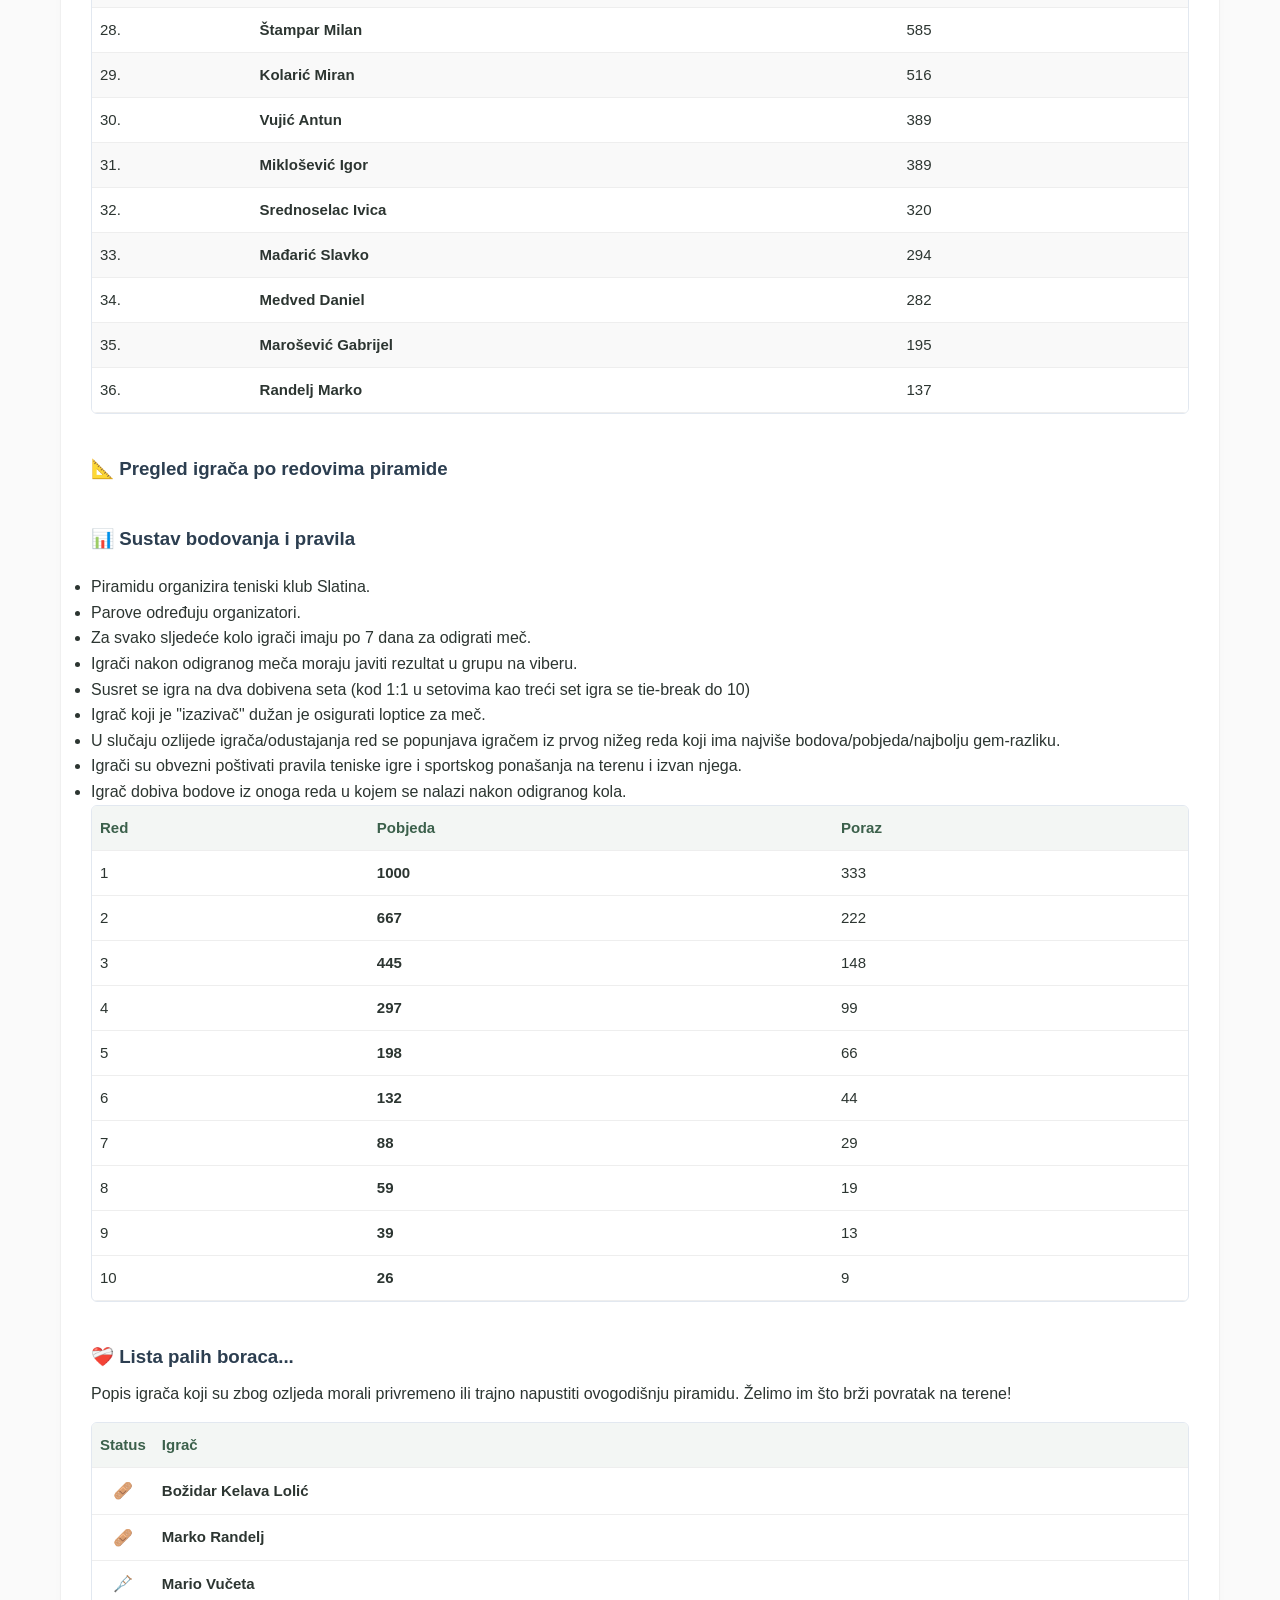
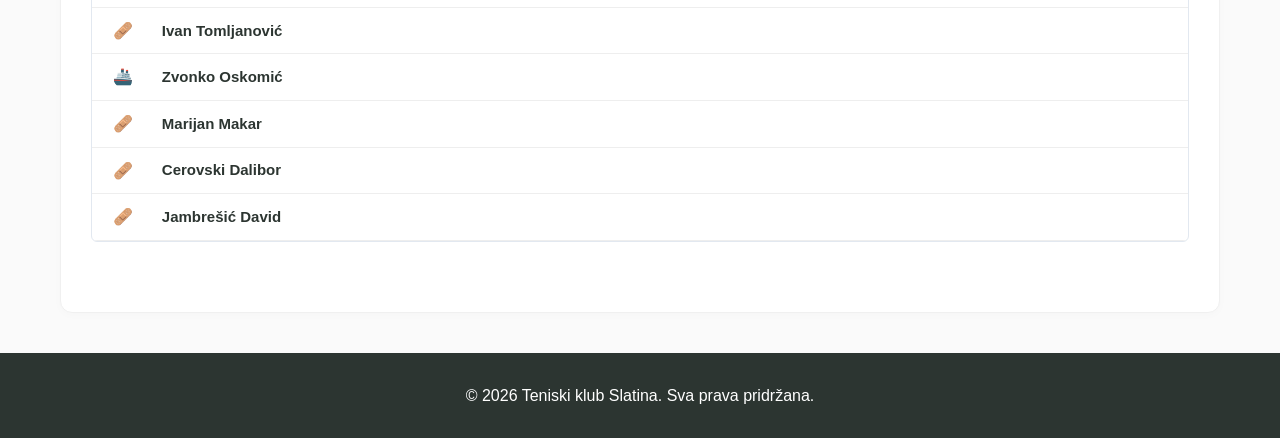
<file: mastersv2.html>
<!DOCTYPE html>
<html lang="hr">
<head>
    <meta charset="UTF-8">
    <meta name="viewport" content="width=device-width, initial-scale=1.0">
    <title>TK Slatina - Natjecanja</title>
    <link rel="stylesheet" href="stil.css">
    <style>
		/*Zajebancija sa rezultatima*/
		        /* --- UKLANJANJE SKROLANJA ZA TABLICU REZULTATA NA MOBITELIMA --- */
        
        /* Ciljamo isključivo tablicu rezultata */
        #tablicaRezultata, 
        #tablicaRezultataContainer table {
            table-layout: fixed !important; /* Prisiljava tablicu da poštuje zadane širine stupaca */
            width: 100% !important;
            white-space: normal !important; /* Dopušta prelamanje teksta (imena igrača) */
        }

        /* Precizno definiranje širine stupaca u postocima (ukupno 100%) */
        #tablicaRezultataContainer th:nth-child(1), #tablicaRezultata td:nth-child(1) { width: 33%; } /* Igrač 1 */
        #tablicaRezultataContainer th:nth-child(2), #tablicaRezultata td:nth-child(2) { width: 33%; } /* Igrač 2 */
        #tablicaRezultataContainer th:nth-child(3), #tablicaRezultata td:nth-child(3) { width: 19%; } /* Rezultat */
        #tablicaRezultataContainer th:nth-child(4), #tablicaRezultata td:nth-child(4) { width: 15%; } /* Status */

        /* Prilagodba unutrašnjeg teksta za male ekrane mobitela */
        #tablicaRezultata td, #tablicaRezultata th {
            padding: 8px 4px !important; /* Uži razmak da sve stane bez skrolanja */
            font-size: 13px !important;  /* Blago smanjen font samo za ovu tablicu na mobitelima */
            white-space: normal !important; 
            word-wrap: break-word;
        }

        /* Posebna prilagodba za brojeve setova (monospace tekst) */
        #tablicaRezultata td[style*="font-family: monospace"] {
            font-size: 12px !important;
            line-height: 1.2;
        }

        /* Kada ekran postane širi (Desktop / Tablet), vraćamo standardnu veličinu fonta */
        @media (min-width: 768px) {
            #tablicaRezultata td, #tablicaRezultata th {
                font-size: 16px !important;
                padding: 12px 10px !important;
            }
            #tablicaRezultata td[style*="font-family: monospace"] {
                font-size: 17px !important;
            }
        }

		/*Kraj rezultata*/
        /* Globalno ujednačavanje i povećanje fonta u svim tablicama */
        .table-wrapper table {
            font-family: -apple-system, BlinkMacSystemFont, "Segoe UI", Roboto, Helvetica, Arial, sans-serif;
            font-size: 15px; /* Povećana veličina teksta (standard je bio oko 14px) */
            border-collapse: collapse;
            width: 100%;
        }

        /* Povećanje naslova tablica (zaglavlja) */
        .table-wrapper th {
            font-size: 15px;
            font-weight: 600;
            padding: 12px 10px; /* Veći razmak za ugodniji izgled */
        }

        /* Povećanje i razmak za obične ćelije */
        .table-wrapper td {
            padding: 12px 10px; /* Veći okomiti razmak zbog većeg fonta */
            vertical-align: middle; /* Centrira tekst i ikone po visini retka */
        }

        /* Prilagodba monospace fonta za rezultate da prati novu veličinu */
        .table-wrapper td[style*="font-family: monospace"] {
            font-family: 'Courier New', Courier, monospace !important;
            font-size: 17px !important; 
            font-weight: bold;
        }


        /* --- POTPUNA RESPONSIVNOST ZA MOBITELE --- */
        
                /* --- POTPUNA RESPONSIVNOST ZA MOBITELE --- */
        
        /* Dropdown meniji sada imaju fiksnu, punu širinu */
        #kontejnerZaRedove {
            display: block;
            width: 100%;
        }
        .red-dropdown {
            background-color: #f8f9fa;
            border: 1px solid #e2e8f0;
            border-radius: 6px;
            padding: 12px;
            margin-bottom: 8px;
            cursor: pointer;
            box-sizing: border-box;
            width: 100% !important; /* Svi redovi su jednaki i idu preko cijelog ekrana */
            text-align: center; /* PROMIJENJENO: Centriranje teksta unutar dropdowna */
        }
        .red-dropdown summary {
            font-weight: bold;
            color: #2c3e50;
            outline: none;
            list-style: none; /* Uklanja zadanu trokutastu strelicu na većini preglednika radi boljeg centriranja */
        }
        /* Uklanjanje strelice za Safari preglednik */
        .red-dropdown summary::-webkit-details-marker {
            display: none;
        }
        .red-dropdown[open] summary {
            margin-bottom: 10px;
            border-bottom: 2px solid #3498db;
            color: #3498db;
            padding-bottom: 5px; /* Dodano za ljepši razmak kada je otvoreno */
        }

        /* Osiguravanje da sve tablice zauzmu 100% širine svog kontejnera */
        .table-wrapper {
            width: 100%;
            overflow-x: auto; /* Omogućuje glatko vodoravno skrolanje ako je ekran premali */
            -webkit-overflow-scrolling: touch;
            margin-bottom: 20px;
            border: 1px solid #e2e8f0;
            border-radius: 6px;
        }
        .table-wrapper table {
            width: 100%;
            min-width: 100%; /* Tablica se prisilno rasteže */
            border-collapse: collapse;
            table-layout: auto; /* Omogućuje pregledniku da sam pametno rasporedi širinu stupaca */
        }

        /* Sprječavanje lomljenja imena igrača i rezultata u više neurednih redova */
        .table-wrapper td, .table-wrapper th {
            white-space: nowrap; /* Tekst ostaje u jednom redu radi preglednosti */
            padding: 10px 8px;   /* Malo uži padding na mobitelima da stane više teksta */
        }

        /* Na mobitelima dopuštamo samo stupcu s imenom igrača da se širi, ostali su kompaktni */
        .table-wrapper td strong {
            white-space: normal; /* Ako je ime baš predugačko, samo se ono smije prelomiti */
        }
		
        /* Stilovi za legendu iznad rangliste */
        .legend-container {
            display: flex;
            gap: 20px;
            margin-bottom: 15px;
            font-weight: 500;
            font-size: 14px;
        }
        .legend-item {
            display: flex;
            align-items: center;
            gap: 8px;
        }
        .legend-dot {
            width: 14px;
            height: 14px;
            border-radius: 50%;
            display: inline-block;
        }
        .dot-main { background-color: #d4edda; border: 1px solid #c3e6cb; }
        .dot-consolation { background-color: #ffe8cc; border: 1px solid #ffd8a8; }
    </style>
</head>
<body>
    <header>
        <div class="navbar">
            <div class="nav-left">
                <div class="menu-dropdown">
                    <button class="menu-btn">☰ Izbornik</button>
                    <div class="dropdown-content">
                        <a href="index.html">Početna</a>
                        <a href="galerija.html">Galerija slika</a>
                        <a href="natjecanja.html">Natjecanja</a>
                    </div>
                </div>
                <a href="index.html" class="logo-area">
					 <img src="./Slike/logo.png" alt="TK Slatina Logo" class="logo-img">
			         <span>TK Slatina</span>
                </a>
            </div>
        </div>
    </header>

    <main>
        <section class="section">
            <div class="tournaments-header">
                <h2>Piramida Slatina 2026</h2>
                
                <!-- Izbornik kola -->
                <select id="odabirKola" class="tournament-select" onchange="ucitajPodatkeIzDatoteke()">
                    <option value="kolo1">1. Kolo</option>
                    <option value="kolo2">2. Kolo</option>
					<option value="kolo3">3. Kolo</option>
					<option value="kolo4">4. Kolo</option>
					<option value="kolo5">5. Kolo</option>
					<option value="kolo6">6. Kolo</option>
					<option value="kolo7">7. Kolo</option>
					<option value="kolo8">8. kolo</option>
					<option value="kolo9">9. kolo</option>
					<option value="kolo10">10. kolo</option>
					<option value="kolo11">11. kolo</option>
					<option value="kolo12">12. kolo</option>
					<option value="kolo13">13. kolo</option>
					<option value="kolo14">14. kolo</option>
					<option value="kolo15">15. kolo</option>
					<option value="masters" selected>Masters</option>
				</select>
            </div>
            
            <p style="margin-bottom: 30px;">Odaberite željeno kolo iz izbornika kako biste vidjeli raspored igrača i rezultate odigranih mečeva.</p>

            <!-- TABLICA: RANGLISTA PO BODOVIMA S LEGENDOM -->
            <div style="margin-bottom: 40px;">
                <h3 style="color: #2c3e50; margin-bottom: 10px;">🥇 Poredak igrača po bodovima</h3>
                
                <!-- Legenda iznad tablice -->
                <div class="legend-container">
                    <div class="legend-item">
                        <span class="legend-dot dot-main"></span>
                        <span>Glavni masters</span>
                    </div>
                    <div class="legend-item">
                        <span class="legend-dot dot-consolation"></span>
                        <span>Utješni masters</span>
                    </div>
                </div>

                <div class="table-wrapper">
                    <table>
                        <thead>
                            <tr>
                                <th>#</th>
                                <th>Igrač</th>
                                <th>Bodovi</th>
                            </tr>
                        </thead>
                        <tbody id="tablicaRangliste"></tbody>
                    </table>
                </div>
            </div>

			<!-- SEKCIJA ZA DINAMIČKE DROP-DOWN MENIJE PO REDOVIMA -->
            <div style="margin-bottom: 40px;">
                <h3 style="color: #2c3e50; margin-bottom: 15px;">📐 Pregled igrača po redovima piramide</h3>
                <div id="kontejnerZaRedove"></div>
            </div>

            </div>
			
            <!-- TABLICA 3: TABLICA BODOVANJA NA DNU -->
            <div style="margin-bottom: 20px;">
                <h3 style="color: #2c3e50;">📊 Sustav bodovanja i pravila</h3>
				<ul class="pravila-lista">
                    <li><span class="broj-ikona"></span> Piramidu organizira teniski klub Slatina.</li>
                    <li><span class="broj-ikona"></span> Parove određuju organizatori.</li>
                    <li><span class="broj-ikona"></span> Za svako sljedeće kolo igrači imaju po 7 dana za odigrati meč.</li>
                    <li><span class="broj-ikona"></span> Igrači nakon odigranog meča moraju javiti rezultat u grupu na viberu.</li>
                    <li><span class="broj-ikona"></span> Susret se igra na dva dobivena seta (kod 1:1 u setovima kao treći set igra se tie-break do 10)</li>
                    <li><span class="broj-ikona"></span> Igrač koji je "izazivač" dužan je osigurati loptice za meč.</li>
                    <li><span class="broj-ikona"></span> U slučaju ozlijede igrača/odustajanja red se popunjava igračem iz prvog nižeg reda koji ima najviše bodova/pobjeda/najbolju gem-razliku.</li>
                    <li><span class="broj-ikona"></span> Igrači su obvezni poštivati pravila teniske igre i sportskog ponašanja na terenu i izvan njega.	</li>
                    <li><span class="broj-ikona"></span>  Igrač dobiva bodove iz onoga reda u kojem se nalazi nakon odigranog kola.</li>
                </ul>
				<p></p>
                <div class="table-wrapper">
                    <table>
                        <thead>
                            <tr>
                                <th>Red</th>
                                <th>Pobjeda</th>
                                <th>Poraz</th>
                            </tr>
                        </thead>
                        <tbody>
                            <tr><td>1</td><td><strong>1000</strong></td><td>333</td></tr>
                            <tr><td>2</td><td><strong>667</strong></td><td>222</td></tr>
                            <tr><td>3</td><td><strong>445</strong></td><td>148</td></tr>
                            <tr><td>4</td><td><strong>297</strong></td><td>99</td></tr>
                            <tr><td>5</td><td><strong>198</strong></td><td>66</td></tr>
                            <tr><td>6</td><td><strong>132</strong></td><td>44</td></tr>
                            <tr><td>7</td><td><strong>88</strong></td><td>29</td></tr>
                            <tr><td>8</td><td><strong>59</strong></td><td>19</td></tr>
                            <tr><td>9</td><td><strong>39</strong></td><td>13</td></tr>
                            <tr><td>10</td><td><strong>26</strong></td><td>9</td></tr>
                        </tbody>
                    </table>
                </div>
            </div>
		               <!-- TABLICA: POPIS OZLIJEĐENIH ČLANOVA (STATIČKA) -->
            <div style="margin-bottom: 40px; margin-top: 40px;">
                <h3 style="color: #2c3e50; margin-bottom: 10px;">❤️‍🩹 Lista palih boraca...</h3>
                <p style="margin-bottom: 15px;">Popis igrača koji su zbog ozljeda morali privremeno ili trajno napustiti ovogodišnju piramidu. Želimo im što brži povratak na terene!</p>
                
                <div class="table-wrapper">
                    <table>
                        <thead>
                            <tr>
                                <th style="width: 60px; text-align: center;">Status</th>
                                <th>Igrač</th>
                            </tr>
                        </thead>
                        <tbody>
                            <tr>
                                <td style="text-align: center; font-size: 16px;">🩹</td>
                                <td><strong>Božidar Kelava Lolić</strong></td>
                            </tr>
                            <tr>
                                <td style="text-align: center; font-size: 16px;">🩹</td>
                                <td><strong>Marko Randelj</strong></td>
                            </tr>
                            <tr>
                                <td style="text-align: center; font-size: 16px;">🩼</td>
                                <td><strong>Mario Vučeta</strong></td>
                            </tr>
							<tr>
                                <td style="text-align: center; font-size: 16px;">🩹</td>
                                <td><strong>Ivan Tomljanović</strong></td>
                            </tr>
							<tr>
                                <td style="text-align: center; font-size: 16px;">🚢</td>
                                <td><strong>Zvonko Oskomić</strong></td>
                            </tr>
							<tr>
                                <td style="text-align: center; font-size: 16px;">🩹</td>
                                <td><strong>Marijan Makar</strong></td>
                            </tr>
							<tr>
                                <td style="text-align: center; font-size: 16px;">🩹</td>
                                <td><strong>Cerovski Dalibor</strong></td>
                            </tr>
							<tr>
                                <td style="text-align: center; font-size: 16px;">🩹</td>
                                <td><strong>Jambrešić David</strong></td>
                            </tr>
                        </tbody>
                    </table>
                </div>
            </div>

        </section>
    </main>

    <footer>
        <p>&copy; 2026 Teniski klub Slatina. Sva prava pridržana.</p>
    </footer>

    <!-- JAVASCRIPT LOGIKA -->
	<script>
    window.onload = function() {
        var select = document.getElementById("odabirKola");
        select.selectedIndex = select.options.length - 1;
        ucitajPodatkeIzDatoteke();
    };

    function ucitajPodatkeIzDatoteke() {
        const selectElement = document.getElementById("odabirKola");
        const odabranoKolo = selectElement.value;
        const putanja = "./Rezultati/" + odabranoKolo + ".json";

        console.log("Pokušavam učitati:", putanja);

        fetch(putanja)
            .then(response => {
                if (!response.ok) throw new Error("Datoteka " + putanja + " nije pronađena.");
                return response.json();
            })
            .then(podaci => {
                prikaziRanglistu(podaci.raspored);
                prikaziRezultate(podaci.rezultati);
                prikaziPoRedovima(podaci.raspored); // NOVA LINIJA: Pokreće punjenje drop-down tablica
            })
            .catch(error => {
                console.error("Greška detaljno:", error);
                alert("Greška: " + error.message);
            });
    }

    function prikaziRanglistu(igraci) {
        const tbodyRanglista = document.getElementById("tablicaRangliste");
        tbodyRanglista.innerHTML = "";

        if (!igraci) return;

        const sortiraniIgraci = [...igraci];
        sortiraniIgraci.sort((a, b) => Number(b.bodovi) - Number(a.bodovi));

        sortiraniIgraci.forEach((stavka, index) => {
            const redTablice = document.createElement("tr");

            if (index < 8) {
                redTablice.style.backgroundColor = "#d4edda"; // Glavni masters
            } else if (index >= 8 && index < 16) {
                redTablice.style.backgroundColor = "#ffe8cc"; // Utješni masters
            } else {
                redTablice.style.backgroundColor = (index % 2 === 0) ? "#f9f9f9" : "#ffffff";
            }

            redTablice.innerHTML = "<td>" + (index + 1) + ".</td>" +
                                   "<td><strong>" + stavka.igrac + "</strong></td>" +
                                   "<td>" + stavka.bodovi + "</td>";
            tbodyRanglista.appendChild(redTablice);
        });
    }

    function prikaziRezultate(rezultati) {
        const tbodyRezultati = document.getElementById("tablicaRezultata");
        tbodyRezultati.innerHTML = "";

        if (!rezultati || rezultati.length === 0) {
            tbodyRezultati.innerHTML = "<tr><td colspan='4' style='text-align:center;'>Nema unesenih mečeva za ovo kolo.</td></tr>";
            return;
        }

        rezultati.forEach(mec => {
            const redTablice = document.createElement("tr");

            // Isticanje pobjednika podebljanim tekstom ako je meč završen
            let igrac1Prikaz = mec.igrac1;
            let igrac2Prikaz = mec.igrac2;

            if (mec.status === "Završeno") {
                if (mec.pobjednik === mec.igrac1) {
                    igrac1Prikaz = "<strong>🏆 " + mec.igrac1 + "</strong>";
                } else if (mec.pobjednik === mec.igrac2) {
                    igrac2Prikaz = "<strong>🏆 " + mec.igrac2 + "</strong>";
                }
            }

            // Određivanje boje/stila za status meča
            //let statusStil = "";
            //if (mec.status === "U najavi") {
              //  statusStil = "<span style='color: #7f8c8d; font-style: italic;'>U najavi</span>";
            //} else {
             //   statusStil = "<span style='color: #27ae60; font-weight: bold;'>Završeno</span>";
           // }

            // Ako nema rezultata (prazan string), stavljamo crticu
            let rezultatPrikaz = mec.rezultat ? mec.rezultat : "—";

            redTablice.innerHTML = "<td>" + igrac1Prikaz + "</td>" +
                                   "<td>" + igrac2Prikaz + "</td>" +
                                   "<td style='font-family: monospace; font-size: 15px;'>" + rezultatPrikaz + "</td>" ;
                                //   "<td>" + statusStil + "</td>";
            
            tbodyRezultati.appendChild(redTablice);
        });
    }

	    function prikaziPoRedovima(igraci) {
        const kontejner = document.getElementById("kontejnerZaRedove");
        kontejner.innerHTML = ""; // Pražnjenje kontejnera prije novog punjenja

        if (!igraci || igraci.length === 0) return;

        // 1. Grupiranje igrača po redovima (od 1 do 10)
        const grupiraniPoRedovima = {};
        
        igraci.forEach(stavka => {
            const brojReda = stavka.red;
            if (!grupiraniPoRedovima[brojReda]) {
                grupiraniPoRedovima[brojReda] = [];
            }
            grupiraniPoRedovima[brojReda].push(stavka);
        });

        // 2. Prolazak kroz svaki pronađeni red i kreiranje drop-down izbornika
        Object.keys(grupiraniPoRedovima).sort((a, b) => Number(a) - Number(b)).forEach(brojReda => {
            const igraciURedu = grupiraniPoRedovima[brojReda];

            // Kreiramo glavni <details> element (drop-down koji automatski zauzima 100% širine)
            const detailsElement = document.createElement("details");
            detailsElement.className = "red-dropdown";

            // Kreiramo <summary> (naslov izbornika)
            const summaryElement = document.createElement("summary");
            summaryElement.innerHTML = "🔽 Red " + brojReda;
            detailsElement.appendChild(summaryElement);

            // Kreiramo omotač za tablicu (table-wrapper) koji omogućuje skrolanje na mobitelima
            const tableWrapper = document.createElement("div");
            tableWrapper.className = "table-wrapper";

            // Kreiramo samu tablicu s dva stupca (Pozicija i Igrač)
            const tablica = document.createElement("table");
            tablica.innerHTML = 
                "<thead>" +
                    "<tr>" +
                        "<th style='width: 70px;'>Pozicija</th>" +
                        "<th>Igrač</th>" +
                    "</tr>" +
                "</thead>";

            // Kreiramo tbody u koji ćemo staviti igrače tog specifičnog reda
            const tbody = document.createElement("tbody");

            // Punimo tbody igračima
            igraciURedu.forEach(stavka => {
                const redTablice = document.createElement("tr");
                redTablice.innerHTML = "<td>" + stavka.pozicija + ".</td>" +
                                       "<td><strong>" + stavka.igrac + "</strong></td>";
                tbody.appendChild(redTablice);
            });

            // Sklapamo sve elemente zajedno i dodajemo na stranicu
            tablica.appendChild(tbody);
            tableWrapper.appendChild(tablica);
            detailsElement.appendChild(tableWrapper);
            kontejner.appendChild(detailsElement);
        });
    }


		
    // SKRIPTA ZA MOBILNI MENU
    const menuBtn = document.querySelector('.menu-btn');
    const dropdownContent = document.querySelector('.dropdown-content');
    menuBtn.addEventListener('click', function(e) {
        e.stopPropagation();
        dropdownContent.classList.toggle('prikazi');
    });
    document.addEventListener('click', function(e) {
        if (!dropdownContent.contains(e.target) && !menuBtn.contains(e.target)) {
            dropdownContent.classList.remove('prikazi');
        }
    });

</script>
</file>
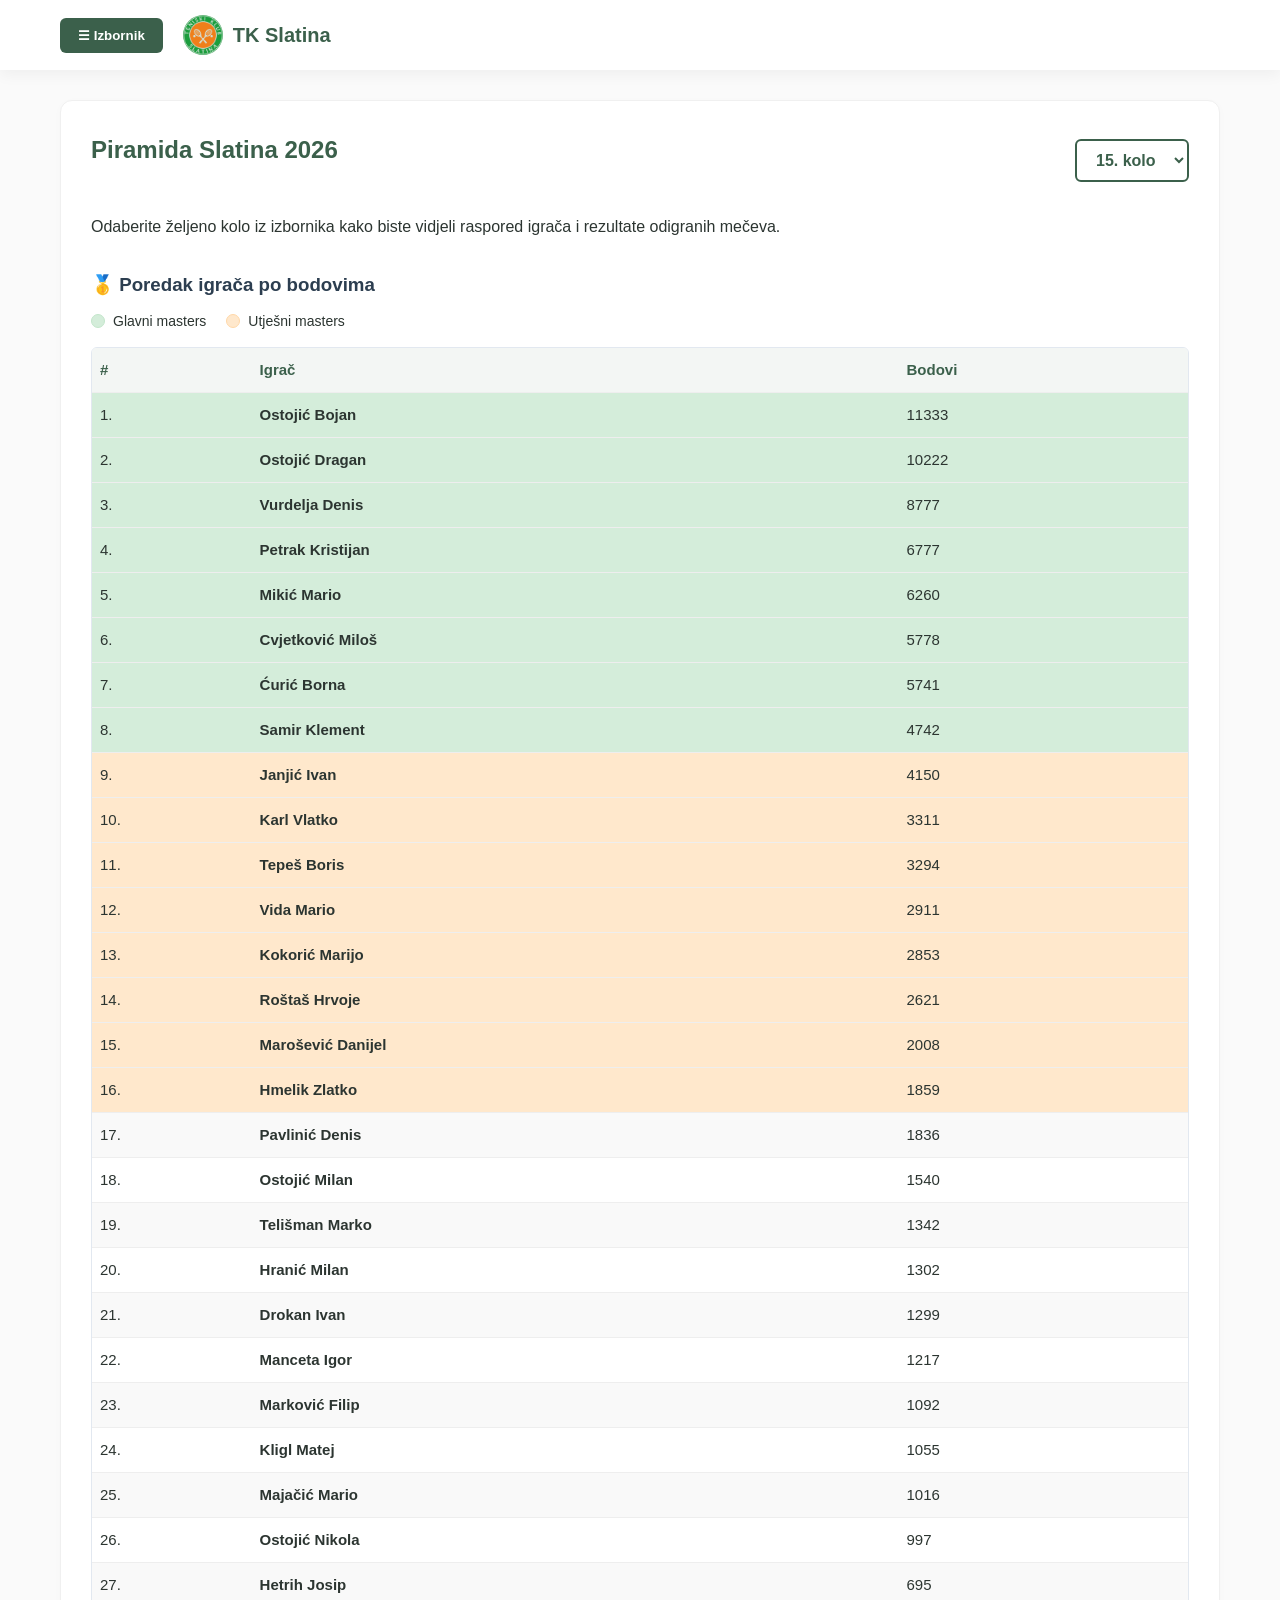
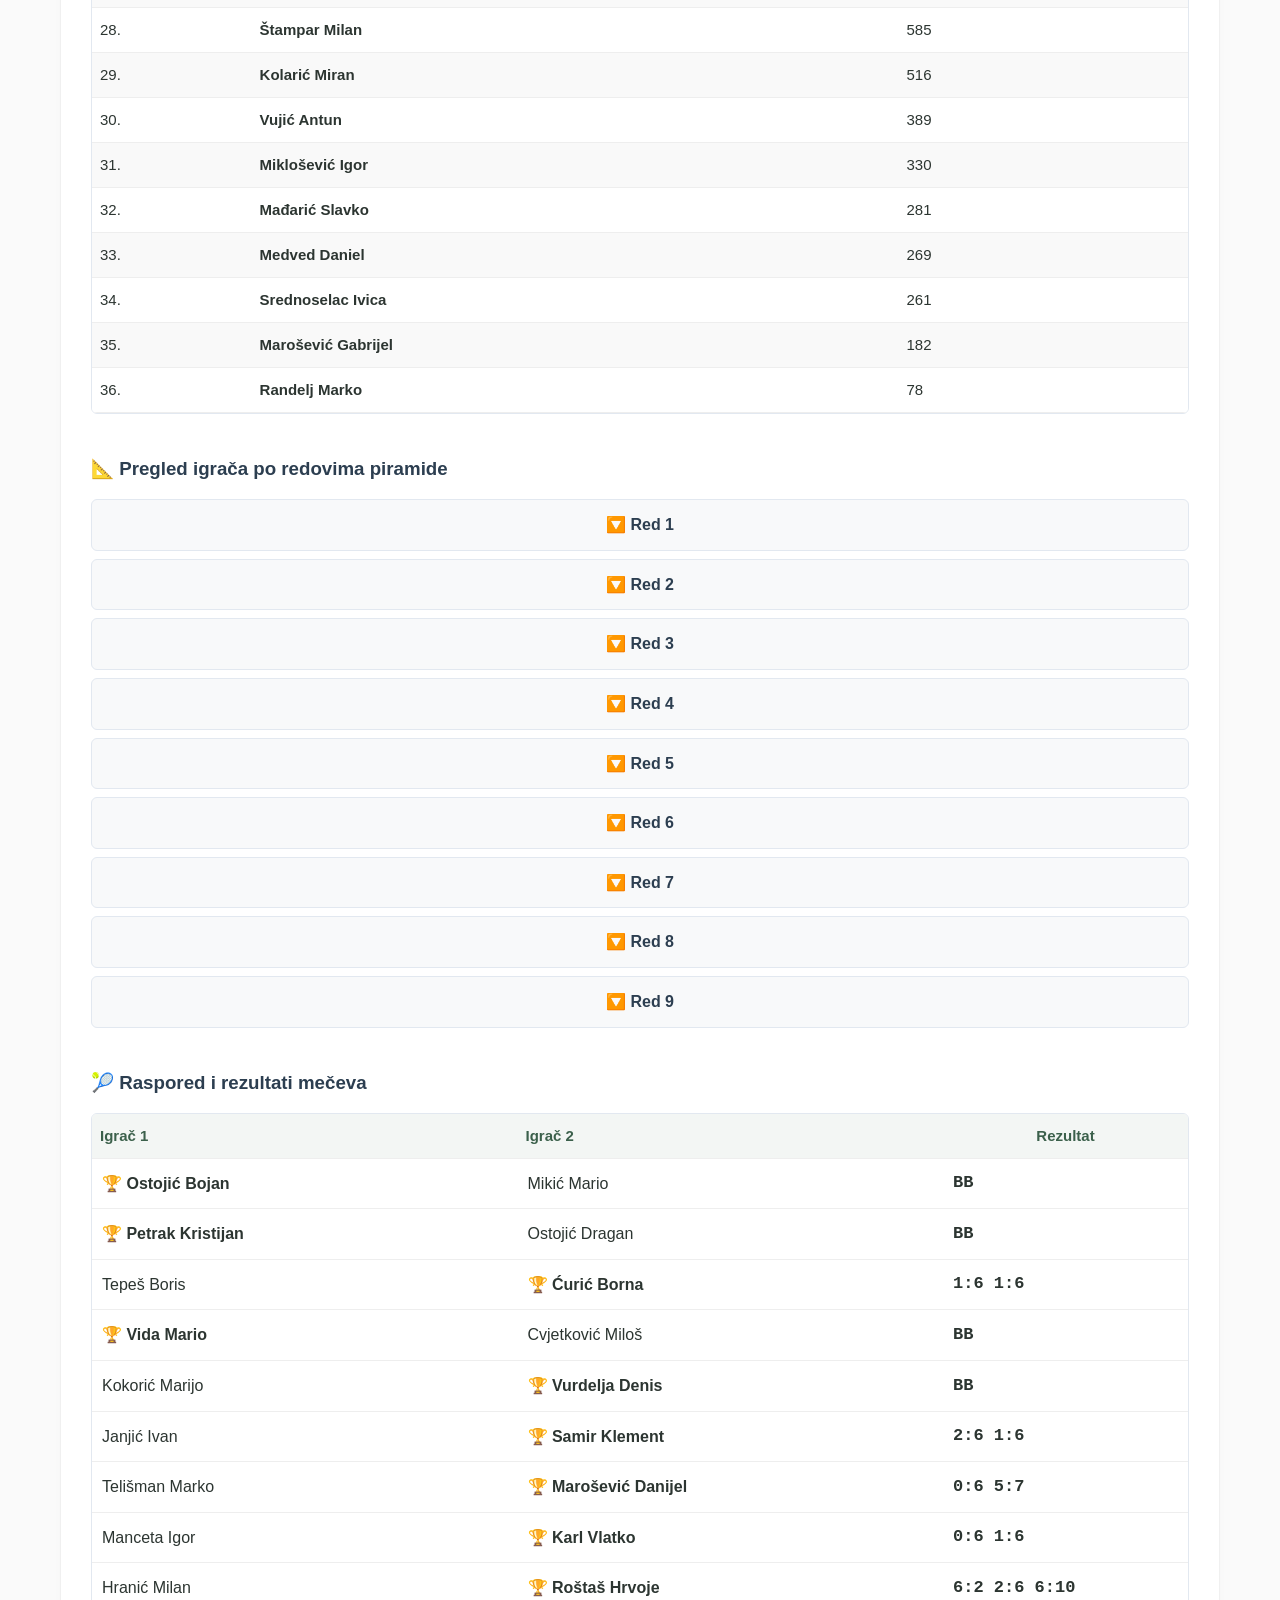
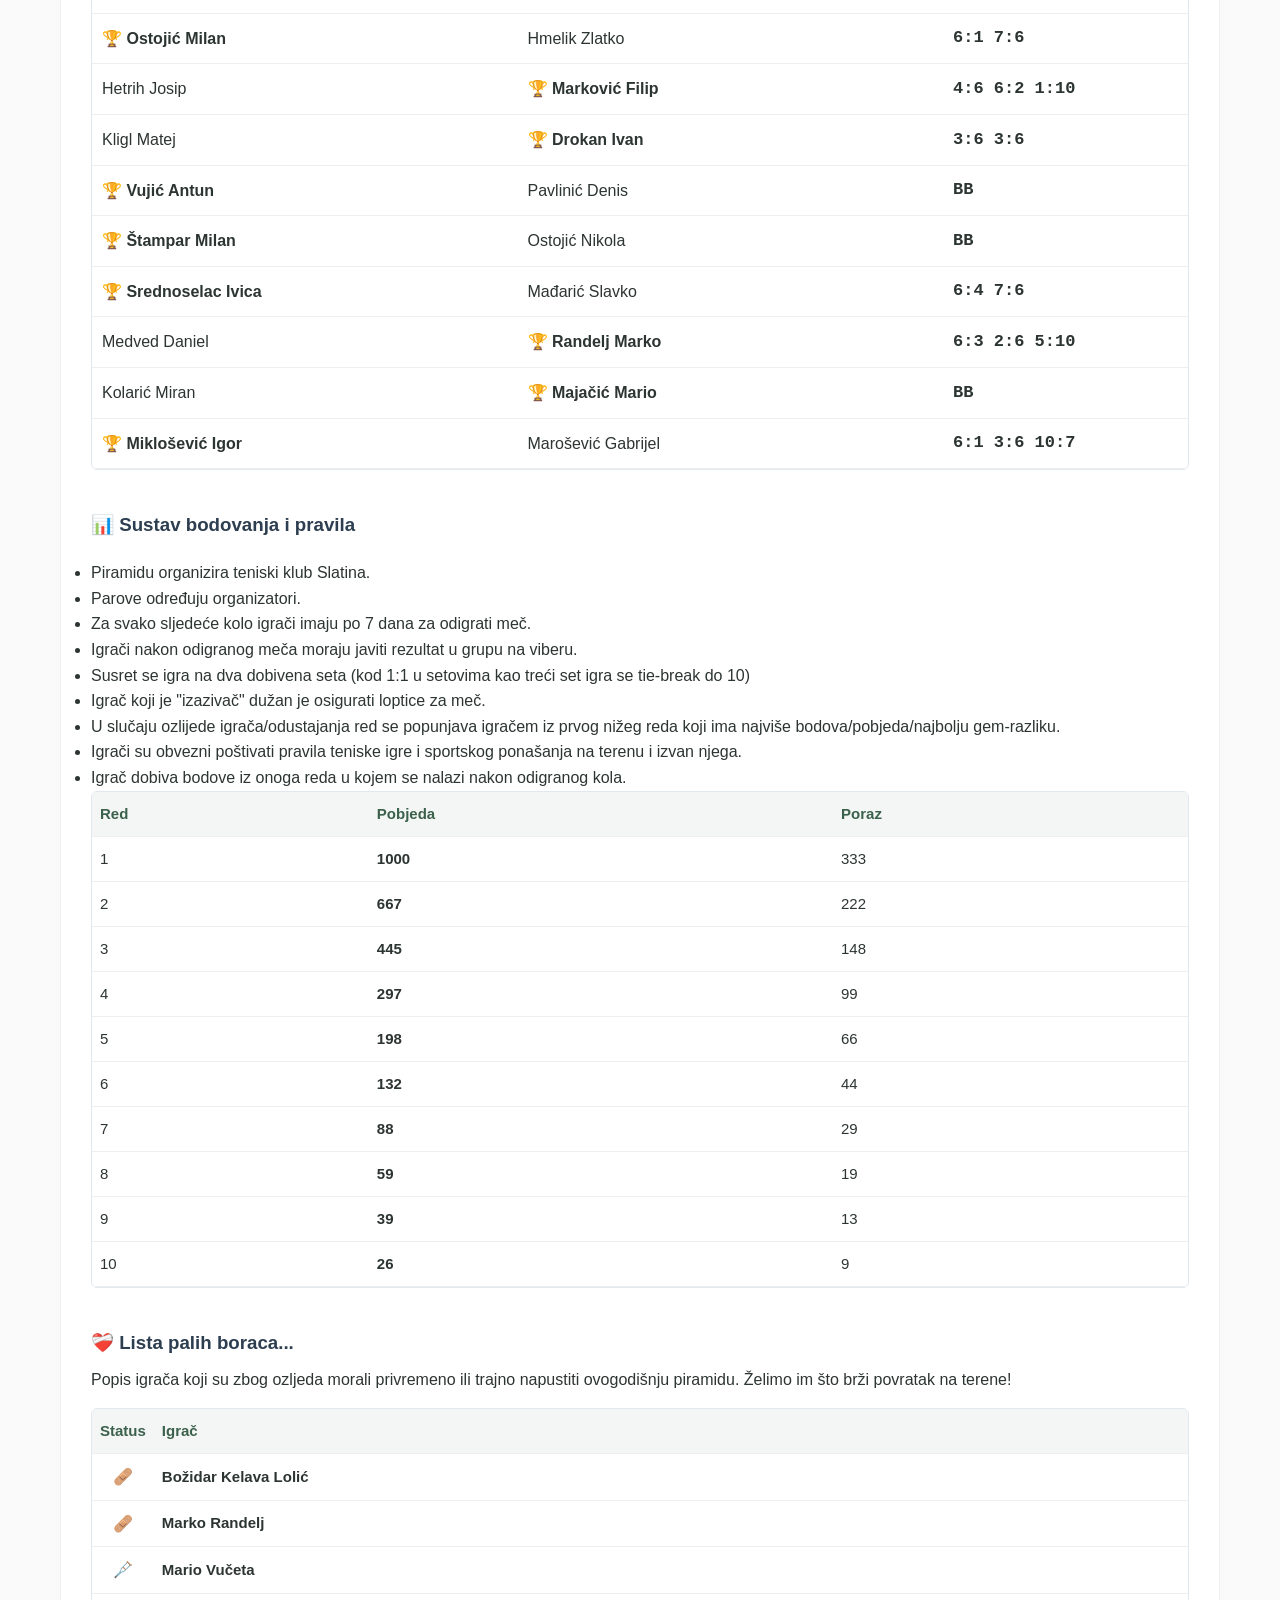
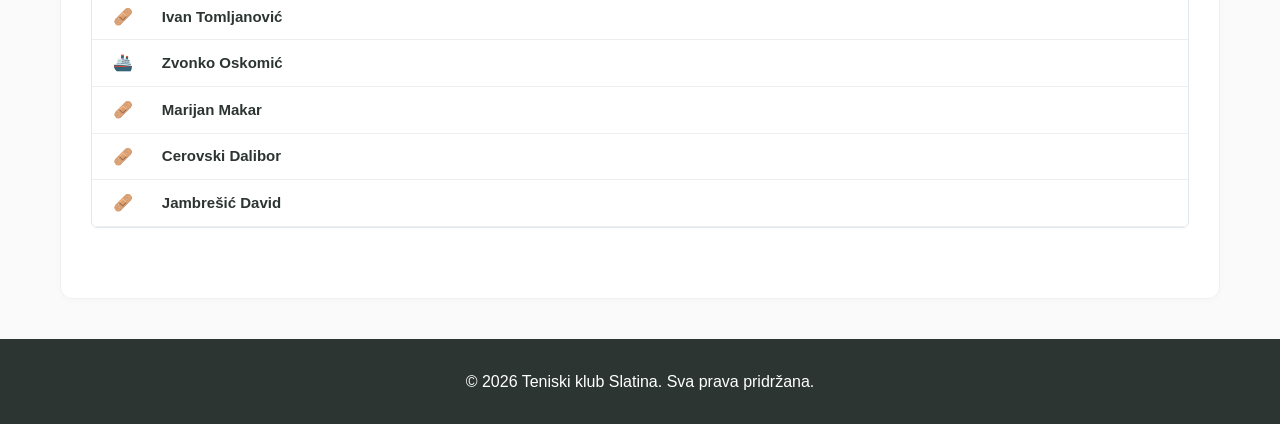
<file: natjecanja.html>
<!DOCTYPE html>
<html lang="hr">
<head>
    <meta charset="UTF-8">
    <meta name="viewport" content="width=device-width, initial-scale=1.0">
    <title>TK Slatina - Natjecanja</title>
    <link rel="stylesheet" href="stil.css">
    <style>
		/*Zajebancija sa rezultatima*/
		        /* --- UKLANJANJE SKROLANJA ZA TABLICU REZULTATA NA MOBITELIMA --- */
        
        /* Ciljamo isključivo tablicu rezultata */
        #tablicaRezultata, 
        #tablicaRezultataContainer table {
            table-layout: fixed !important; /* Prisiljava tablicu da poštuje zadane širine stupaca */
            width: 100% !important;
            white-space: normal !important; /* Dopušta prelamanje teksta (imena igrača) */
        }

        /* Precizno definiranje širine stupaca u postocima (ukupno 100%) */
        #tablicaRezultataContainer th:nth-child(1), #tablicaRezultata td:nth-child(1) { width: 33%; } /* Igrač 1 */
        #tablicaRezultataContainer th:nth-child(2), #tablicaRezultata td:nth-child(2) { width: 33%; } /* Igrač 2 */
        #tablicaRezultataContainer th:nth-child(3), #tablicaRezultata td:nth-child(3) { width: 19%; } /* Rezultat */
        #tablicaRezultataContainer th:nth-child(4), #tablicaRezultata td:nth-child(4) { width: 15%; } /* Status */

        /* Prilagodba unutrašnjeg teksta za male ekrane mobitela */
        #tablicaRezultata td, #tablicaRezultata th {
            padding: 8px 4px !important; /* Uži razmak da sve stane bez skrolanja */
            font-size: 13px !important;  /* Blago smanjen font samo za ovu tablicu na mobitelima */
            white-space: normal !important; 
            word-wrap: break-word;
        }

        /* Posebna prilagodba za brojeve setova (monospace tekst) */
        #tablicaRezultata td[style*="font-family: monospace"] {
            font-size: 12px !important;
            line-height: 1.2;
        }

        /* Kada ekran postane širi (Desktop / Tablet), vraćamo standardnu veličinu fonta */
        @media (min-width: 768px) {
            #tablicaRezultata td, #tablicaRezultata th {
                font-size: 16px !important;
                padding: 12px 10px !important;
            }
            #tablicaRezultata td[style*="font-family: monospace"] {
                font-size: 17px !important;
            }
        }

		/*Kraj rezultata*/
        /* Globalno ujednačavanje i povećanje fonta u svim tablicama */
        .table-wrapper table {
            font-family: -apple-system, BlinkMacSystemFont, "Segoe UI", Roboto, Helvetica, Arial, sans-serif;
            font-size: 15px; /* Povećana veličina teksta (standard je bio oko 14px) */
            border-collapse: collapse;
            width: 100%;
        }

        /* Povećanje naslova tablica (zaglavlja) */
        .table-wrapper th {
            font-size: 15px;
            font-weight: 600;
            padding: 12px 10px; /* Veći razmak za ugodniji izgled */
        }

        /* Povećanje i razmak za obične ćelije */
        .table-wrapper td {
            padding: 12px 10px; /* Veći okomiti razmak zbog većeg fonta */
            vertical-align: middle; /* Centrira tekst i ikone po visini retka */
        }

        /* Prilagodba monospace fonta za rezultate da prati novu veličinu */
        .table-wrapper td[style*="font-family: monospace"] {
            font-family: 'Courier New', Courier, monospace !important;
            font-size: 17px !important; 
            font-weight: bold;
        }


        /* --- POTPUNA RESPONSIVNOST ZA MOBITELE --- */
        
                /* --- POTPUNA RESPONSIVNOST ZA MOBITELE --- */
        
        /* Dropdown meniji sada imaju fiksnu, punu širinu */
        #kontejnerZaRedove {
            display: block;
            width: 100%;
        }
        .red-dropdown {
            background-color: #f8f9fa;
            border: 1px solid #e2e8f0;
            border-radius: 6px;
            padding: 12px;
            margin-bottom: 8px;
            cursor: pointer;
            box-sizing: border-box;
            width: 100% !important; /* Svi redovi su jednaki i idu preko cijelog ekrana */
            text-align: center; /* PROMIJENJENO: Centriranje teksta unutar dropdowna */
        }
        .red-dropdown summary {
            font-weight: bold;
            color: #2c3e50;
            outline: none;
            list-style: none; /* Uklanja zadanu trokutastu strelicu na većini preglednika radi boljeg centriranja */
        }
        /* Uklanjanje strelice za Safari preglednik */
        .red-dropdown summary::-webkit-details-marker {
            display: none;
        }
        .red-dropdown[open] summary {
            margin-bottom: 10px;
            border-bottom: 2px solid #3498db;
            color: #3498db;
            padding-bottom: 5px; /* Dodano za ljepši razmak kada je otvoreno */
        }

        /* Osiguravanje da sve tablice zauzmu 100% širine svog kontejnera */
        .table-wrapper {
            width: 100%;
            overflow-x: auto; /* Omogućuje glatko vodoravno skrolanje ako je ekran premali */
            -webkit-overflow-scrolling: touch;
            margin-bottom: 20px;
            border: 1px solid #e2e8f0;
            border-radius: 6px;
        }
        .table-wrapper table {
            width: 100%;
            min-width: 100%; /* Tablica se prisilno rasteže */
            border-collapse: collapse;
            table-layout: auto; /* Omogućuje pregledniku da sam pametno rasporedi širinu stupaca */
        }

        /* Sprječavanje lomljenja imena igrača i rezultata u više neurednih redova */
        .table-wrapper td, .table-wrapper th {
            white-space: nowrap; /* Tekst ostaje u jednom redu radi preglednosti */
            padding: 10px 8px;   /* Malo uži padding na mobitelima da stane više teksta */
        }

        /* Na mobitelima dopuštamo samo stupcu s imenom igrača da se širi, ostali su kompaktni */
        .table-wrapper td strong {
            white-space: normal; /* Ako je ime baš predugačko, samo se ono smije prelomiti */
        }
		
        /* Stilovi za legendu iznad rangliste */
        .legend-container {
            display: flex;
            gap: 20px;
            margin-bottom: 15px;
            font-weight: 500;
            font-size: 14px;
        }
        .legend-item {
            display: flex;
            align-items: center;
            gap: 8px;
        }
        .legend-dot {
            width: 14px;
            height: 14px;
            border-radius: 50%;
            display: inline-block;
        }
        .dot-main { background-color: #d4edda; border: 1px solid #c3e6cb; }
        .dot-consolation { background-color: #ffe8cc; border: 1px solid #ffd8a8; }
    </style>
</head>
<body>
    <header>
        <div class="navbar">
            <div class="nav-left">
                <div class="menu-dropdown">
                    <button class="menu-btn">☰ Izbornik</button>
                    <div class="dropdown-content">
                        <a href="index.html">Početna</a>
                        <a href="galerija.html">Galerija slika</a>
                        <a href="natjecanja.html">Natjecanja</a>
                    </div>
                </div>
                <a href="index.html" class="logo-area">
					 <img src="./Slike/logo.png" alt="TK Slatina Logo" class="logo-img">
			         <span>TK Slatina</span>
                </a>
            </div>
        </div>
    </header>

    <main>
        <section class="section">
            <div class="tournaments-header">
                <h2>Piramida Slatina 2026</h2>
                
                <!-- Izbornik kola -->
                <select id="odabirKola" class="tournament-select" onchange="ucitajPodatkeIzDatoteke()">
                    <option value="kolo1">1. Kolo</option>
                    <option value="kolo2">2. Kolo</option>
					<option value="kolo3">3. Kolo</option>
					<option value="kolo4">4. Kolo</option>
					<option value="kolo5">5. Kolo</option>
					<option value="kolo6">6. Kolo</option>
					<option value="kolo7">7. Kolo</option>
					<option value="kolo8">8. kolo</option>
					<option value="kolo9">9. kolo</option>
					<option value="kolo10">10. kolo</option>
					<option value="kolo11">11. kolo</option>
					<option value="kolo12">12. kolo</option>
					<option value="kolo13">13. kolo</option>
					<option value="kolo14">14. kolo</option>
					<option value="kolo15" selected>15. kolo</option>
				</select>
            </div>
            
            <p style="margin-bottom: 30px;">Odaberite željeno kolo iz izbornika kako biste vidjeli raspored igrača i rezultate odigranih mečeva.</p>

            <!-- TABLICA: RANGLISTA PO BODOVIMA S LEGENDOM -->
            <div style="margin-bottom: 40px;">
                <h3 style="color: #2c3e50; margin-bottom: 10px;">🥇 Poredak igrača po bodovima</h3>
                
                <!-- Legenda iznad tablice -->
                <div class="legend-container">
                    <div class="legend-item">
                        <span class="legend-dot dot-main"></span>
                        <span>Glavni masters</span>
                    </div>
                    <div class="legend-item">
                        <span class="legend-dot dot-consolation"></span>
                        <span>Utješni masters</span>
                    </div>
                </div>

                <div class="table-wrapper">
                    <table>
                        <thead>
                            <tr>
                                <th>#</th>
                                <th>Igrač</th>
                                <th>Bodovi</th>
                            </tr>
                        </thead>
                        <tbody id="tablicaRangliste"></tbody>
                    </table>
                </div>
            </div>

			<!-- SEKCIJA ZA DINAMIČKE DROP-DOWN MENIJE PO REDOVIMA -->
            <div style="margin-bottom: 40px;">
                <h3 style="color: #2c3e50; margin-bottom: 15px;">📐 Pregled igrača po redovima piramide</h3>
                <div id="kontejnerZaRedove"></div>
            </div>

            </div>
			
			            <!-- TABLICA 2: RASPORED I REZULTATI MEČEVA -->
            <div style="margin-bottom: 40px;">
                <h3 style="color: #2c3e50; margin-bottom: 15px;">🎾 Raspored i rezultati mečeva</h3>
                <!-- DODAN ID NA OMOTAČ TABLICE REZULTATA -->
                <div class="table-wrapper" id="tablicaRezultataContainer">
                    <!-- DODAN ID I NA SAMU TABLICU -->
                    <table id="tablicaRezultataTable">
                        <thead>
                            <tr>
                                <th>Igrač 1</th>
                                <th>Igrač 2</th>
                                <th style="text-align: center;">Rezultat</th>
                                <!--<th style="text-align: center;">Status</th>-->
                            </tr>
                        </thead>
                        <tbody id="tablicaRezultata"></tbody>
                    </table>
                </div>
            </div>

            <!-- TABLICA 3: TABLICA BODOVANJA NA DNU -->
            <div style="margin-bottom: 20px;">
                <h3 style="color: #2c3e50;">📊 Sustav bodovanja i pravila</h3>
				<ul class="pravila-lista">
                    <li><span class="broj-ikona"></span> Piramidu organizira teniski klub Slatina.</li>
                    <li><span class="broj-ikona"></span> Parove određuju organizatori.</li>
                    <li><span class="broj-ikona"></span> Za svako sljedeće kolo igrači imaju po 7 dana za odigrati meč.</li>
                    <li><span class="broj-ikona"></span> Igrači nakon odigranog meča moraju javiti rezultat u grupu na viberu.</li>
                    <li><span class="broj-ikona"></span> Susret se igra na dva dobivena seta (kod 1:1 u setovima kao treći set igra se tie-break do 10)</li>
                    <li><span class="broj-ikona"></span> Igrač koji je "izazivač" dužan je osigurati loptice za meč.</li>
                    <li><span class="broj-ikona"></span> U slučaju ozlijede igrača/odustajanja red se popunjava igračem iz prvog nižeg reda koji ima najviše bodova/pobjeda/najbolju gem-razliku.</li>
                    <li><span class="broj-ikona"></span> Igrači su obvezni poštivati pravila teniske igre i sportskog ponašanja na terenu i izvan njega.	</li>
                    <li><span class="broj-ikona"></span>  Igrač dobiva bodove iz onoga reda u kojem se nalazi nakon odigranog kola.</li>
                </ul>
				<p></p>
                <div class="table-wrapper">
                    <table>
                        <thead>
                            <tr>
                                <th>Red</th>
                                <th>Pobjeda</th>
                                <th>Poraz</th>
                            </tr>
                        </thead>
                        <tbody>
                            <tr><td>1</td><td><strong>1000</strong></td><td>333</td></tr>
                            <tr><td>2</td><td><strong>667</strong></td><td>222</td></tr>
                            <tr><td>3</td><td><strong>445</strong></td><td>148</td></tr>
                            <tr><td>4</td><td><strong>297</strong></td><td>99</td></tr>
                            <tr><td>5</td><td><strong>198</strong></td><td>66</td></tr>
                            <tr><td>6</td><td><strong>132</strong></td><td>44</td></tr>
                            <tr><td>7</td><td><strong>88</strong></td><td>29</td></tr>
                            <tr><td>8</td><td><strong>59</strong></td><td>19</td></tr>
                            <tr><td>9</td><td><strong>39</strong></td><td>13</td></tr>
                            <tr><td>10</td><td><strong>26</strong></td><td>9</td></tr>
                        </tbody>
                    </table>
                </div>
            </div>
		               <!-- TABLICA: POPIS OZLIJEĐENIH ČLANOVA (STATIČKA) -->
            <div style="margin-bottom: 40px; margin-top: 40px;">
                <h3 style="color: #2c3e50; margin-bottom: 10px;">❤️‍🩹 Lista palih boraca...</h3>
                <p style="margin-bottom: 15px;">Popis igrača koji su zbog ozljeda morali privremeno ili trajno napustiti ovogodišnju piramidu. Želimo im što brži povratak na terene!</p>
                
                <div class="table-wrapper">
                    <table>
                        <thead>
                            <tr>
                                <th style="width: 60px; text-align: center;">Status</th>
                                <th>Igrač</th>
                            </tr>
                        </thead>
                        <tbody>
                            <tr>
                                <td style="text-align: center; font-size: 16px;">🩹</td>
                                <td><strong>Božidar Kelava Lolić</strong></td>
                            </tr>
                            <tr>
                                <td style="text-align: center; font-size: 16px;">🩹</td>
                                <td><strong>Marko Randelj</strong></td>
                            </tr>
                            <tr>
                                <td style="text-align: center; font-size: 16px;">🩼</td>
                                <td><strong>Mario Vučeta</strong></td>
                            </tr>
							<tr>
                                <td style="text-align: center; font-size: 16px;">🩹</td>
                                <td><strong>Ivan Tomljanović</strong></td>
                            </tr>
							<tr>
                                <td style="text-align: center; font-size: 16px;">🚢</td>
                                <td><strong>Zvonko Oskomić</strong></td>
                            </tr>
							<tr>
                                <td style="text-align: center; font-size: 16px;">🩹</td>
                                <td><strong>Marijan Makar</strong></td>
                            </tr>
							<tr>
                                <td style="text-align: center; font-size: 16px;">🩹</td>
                                <td><strong>Cerovski Dalibor</strong></td>
                            </tr>
							<tr>
                                <td style="text-align: center; font-size: 16px;">🩹</td>
                                <td><strong>Jambrešić David</strong></td>
                            </tr>
                        </tbody>
                    </table>
                </div>
            </div>

        </section>
    </main>

    <footer>
        <p>&copy; 2026 Teniski klub Slatina. Sva prava pridržana.</p>
    </footer>

    <!-- JAVASCRIPT LOGIKA -->
	<script>
    window.onload = function() {
        var select = document.getElementById("odabirKola");
        select.selectedIndex = select.options.length - 1;
        ucitajPodatkeIzDatoteke();
    };

    function ucitajPodatkeIzDatoteke() {
        const selectElement = document.getElementById("odabirKola");
        const odabranoKolo = selectElement.value;
        const putanja = "./Rezultati/" + odabranoKolo + ".json";

        console.log("Pokušavam učitati:", putanja);

        fetch(putanja)
            .then(response => {
                if (!response.ok) throw new Error("Datoteka " + putanja + " nije pronađena.");
                return response.json();
            })
            .then(podaci => {
                prikaziRanglistu(podaci.raspored);
                prikaziRezultate(podaci.rezultati);
                prikaziPoRedovima(podaci.raspored); // NOVA LINIJA: Pokreće punjenje drop-down tablica
            })
            .catch(error => {
                console.error("Greška detaljno:", error);
                alert("Greška: " + error.message);
            });
    }

    function prikaziRanglistu(igraci) {
        const tbodyRanglista = document.getElementById("tablicaRangliste");
        tbodyRanglista.innerHTML = "";

        if (!igraci) return;

        const sortiraniIgraci = [...igraci];
        sortiraniIgraci.sort((a, b) => Number(b.bodovi) - Number(a.bodovi));

        sortiraniIgraci.forEach((stavka, index) => {
            const redTablice = document.createElement("tr");

            if (index < 8) {
                redTablice.style.backgroundColor = "#d4edda"; // Glavni masters
            } else if (index >= 8 && index < 16) {
                redTablice.style.backgroundColor = "#ffe8cc"; // Utješni masters
            } else {
                redTablice.style.backgroundColor = (index % 2 === 0) ? "#f9f9f9" : "#ffffff";
            }

            redTablice.innerHTML = "<td>" + (index + 1) + ".</td>" +
                                   "<td><strong>" + stavka.igrac + "</strong></td>" +
                                   "<td>" + stavka.bodovi + "</td>";
            tbodyRanglista.appendChild(redTablice);
        });
    }

    function prikaziRezultate(rezultati) {
        const tbodyRezultati = document.getElementById("tablicaRezultata");
        tbodyRezultati.innerHTML = "";

        if (!rezultati || rezultati.length === 0) {
            tbodyRezultati.innerHTML = "<tr><td colspan='4' style='text-align:center;'>Nema unesenih mečeva za ovo kolo.</td></tr>";
            return;
        }

        rezultati.forEach(mec => {
            const redTablice = document.createElement("tr");

            // Isticanje pobjednika podebljanim tekstom ako je meč završen
            let igrac1Prikaz = mec.igrac1;
            let igrac2Prikaz = mec.igrac2;

            if (mec.status === "Završeno") {
                if (mec.pobjednik === mec.igrac1) {
                    igrac1Prikaz = "<strong>🏆 " + mec.igrac1 + "</strong>";
                } else if (mec.pobjednik === mec.igrac2) {
                    igrac2Prikaz = "<strong>🏆 " + mec.igrac2 + "</strong>";
                }
            }

            // Određivanje boje/stila za status meča
            //let statusStil = "";
            //if (mec.status === "U najavi") {
              //  statusStil = "<span style='color: #7f8c8d; font-style: italic;'>U najavi</span>";
            //} else {
             //   statusStil = "<span style='color: #27ae60; font-weight: bold;'>Završeno</span>";
           // }

            // Ako nema rezultata (prazan string), stavljamo crticu
            let rezultatPrikaz = mec.rezultat ? mec.rezultat : "—";

            redTablice.innerHTML = "<td>" + igrac1Prikaz + "</td>" +
                                   "<td>" + igrac2Prikaz + "</td>" +
                                   "<td style='font-family: monospace; font-size: 15px;'>" + rezultatPrikaz + "</td>" ;
                                //   "<td>" + statusStil + "</td>";
            
            tbodyRezultati.appendChild(redTablice);
        });
    }

	    function prikaziPoRedovima(igraci) {
        const kontejner = document.getElementById("kontejnerZaRedove");
        kontejner.innerHTML = ""; // Pražnjenje kontejnera prije novog punjenja

        if (!igraci || igraci.length === 0) return;

        // 1. Grupiranje igrača po redovima (od 1 do 10)
        const grupiraniPoRedovima = {};
        
        igraci.forEach(stavka => {
            const brojReda = stavka.red;
            if (!grupiraniPoRedovima[brojReda]) {
                grupiraniPoRedovima[brojReda] = [];
            }
            grupiraniPoRedovima[brojReda].push(stavka);
        });

        // 2. Prolazak kroz svaki pronađeni red i kreiranje drop-down izbornika
        Object.keys(grupiraniPoRedovima).sort((a, b) => Number(a) - Number(b)).forEach(brojReda => {
            const igraciURedu = grupiraniPoRedovima[brojReda];

            // Kreiramo glavni <details> element (drop-down koji automatski zauzima 100% širine)
            const detailsElement = document.createElement("details");
            detailsElement.className = "red-dropdown";

            // Kreiramo <summary> (naslov izbornika)
            const summaryElement = document.createElement("summary");
            summaryElement.innerHTML = "🔽 Red " + brojReda;
            detailsElement.appendChild(summaryElement);

            // Kreiramo omotač za tablicu (table-wrapper) koji omogućuje skrolanje na mobitelima
            const tableWrapper = document.createElement("div");
            tableWrapper.className = "table-wrapper";

            // Kreiramo samu tablicu s dva stupca (Pozicija i Igrač)
            const tablica = document.createElement("table");
            tablica.innerHTML = 
                "<thead>" +
                    "<tr>" +
                        "<th style='width: 70px;'>Pozicija</th>" +
                        "<th>Igrač</th>" +
                    "</tr>" +
                "</thead>";

            // Kreiramo tbody u koji ćemo staviti igrače tog specifičnog reda
            const tbody = document.createElement("tbody");

            // Punimo tbody igračima
            igraciURedu.forEach(stavka => {
                const redTablice = document.createElement("tr");
                redTablice.innerHTML = "<td>" + stavka.pozicija + ".</td>" +
                                       "<td><strong>" + stavka.igrac + "</strong></td>";
                tbody.appendChild(redTablice);
            });

            // Sklapamo sve elemente zajedno i dodajemo na stranicu
            tablica.appendChild(tbody);
            tableWrapper.appendChild(tablica);
            detailsElement.appendChild(tableWrapper);
            kontejner.appendChild(detailsElement);
        });
    }


		
    // SKRIPTA ZA MOBILNI MENU
    const menuBtn = document.querySelector('.menu-btn');
    const dropdownContent = document.querySelector('.dropdown-content');
    menuBtn.addEventListener('click', function(e) {
        e.stopPropagation();
        dropdownContent.classList.toggle('prikazi');
    });
    document.addEventListener('click', function(e) {
        if (!dropdownContent.contains(e.target) && !menuBtn.contains(e.target)) {
            dropdownContent.classList.remove('prikazi');
        }
    });

</script>
</file>
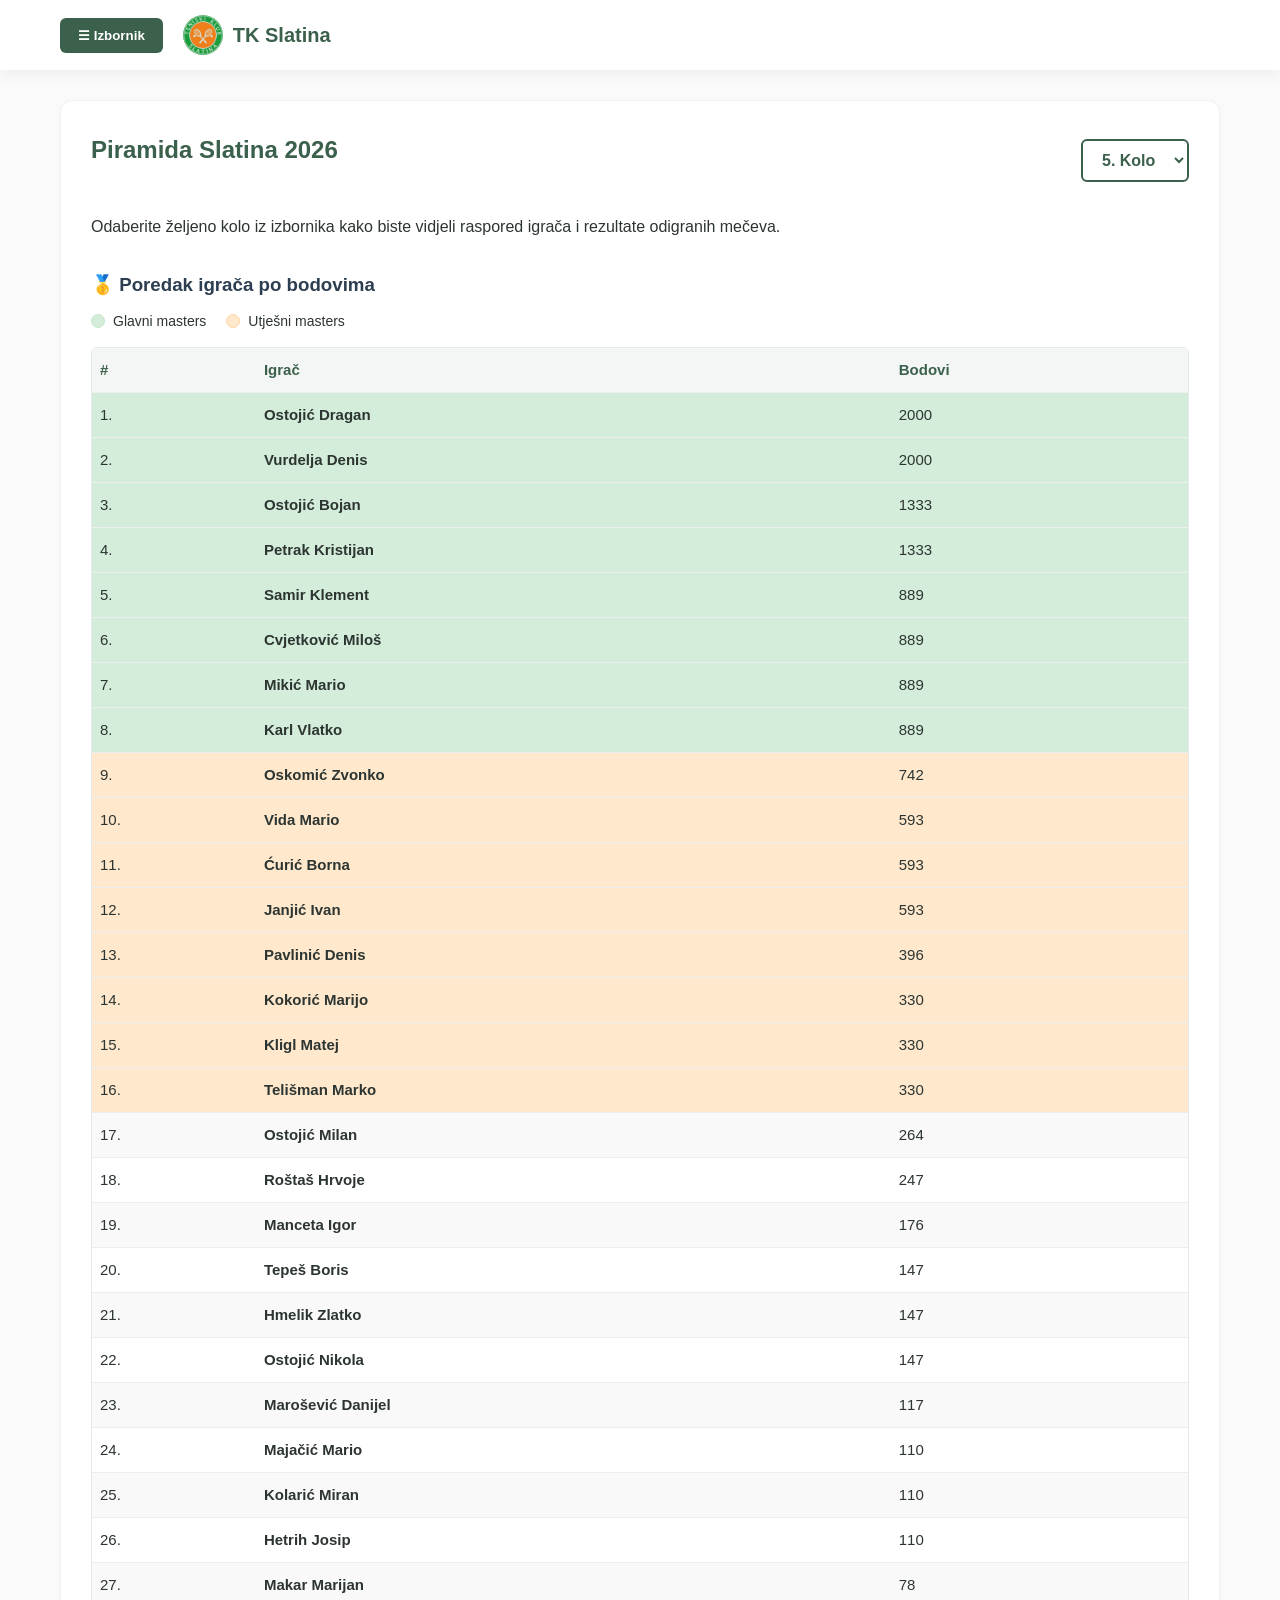
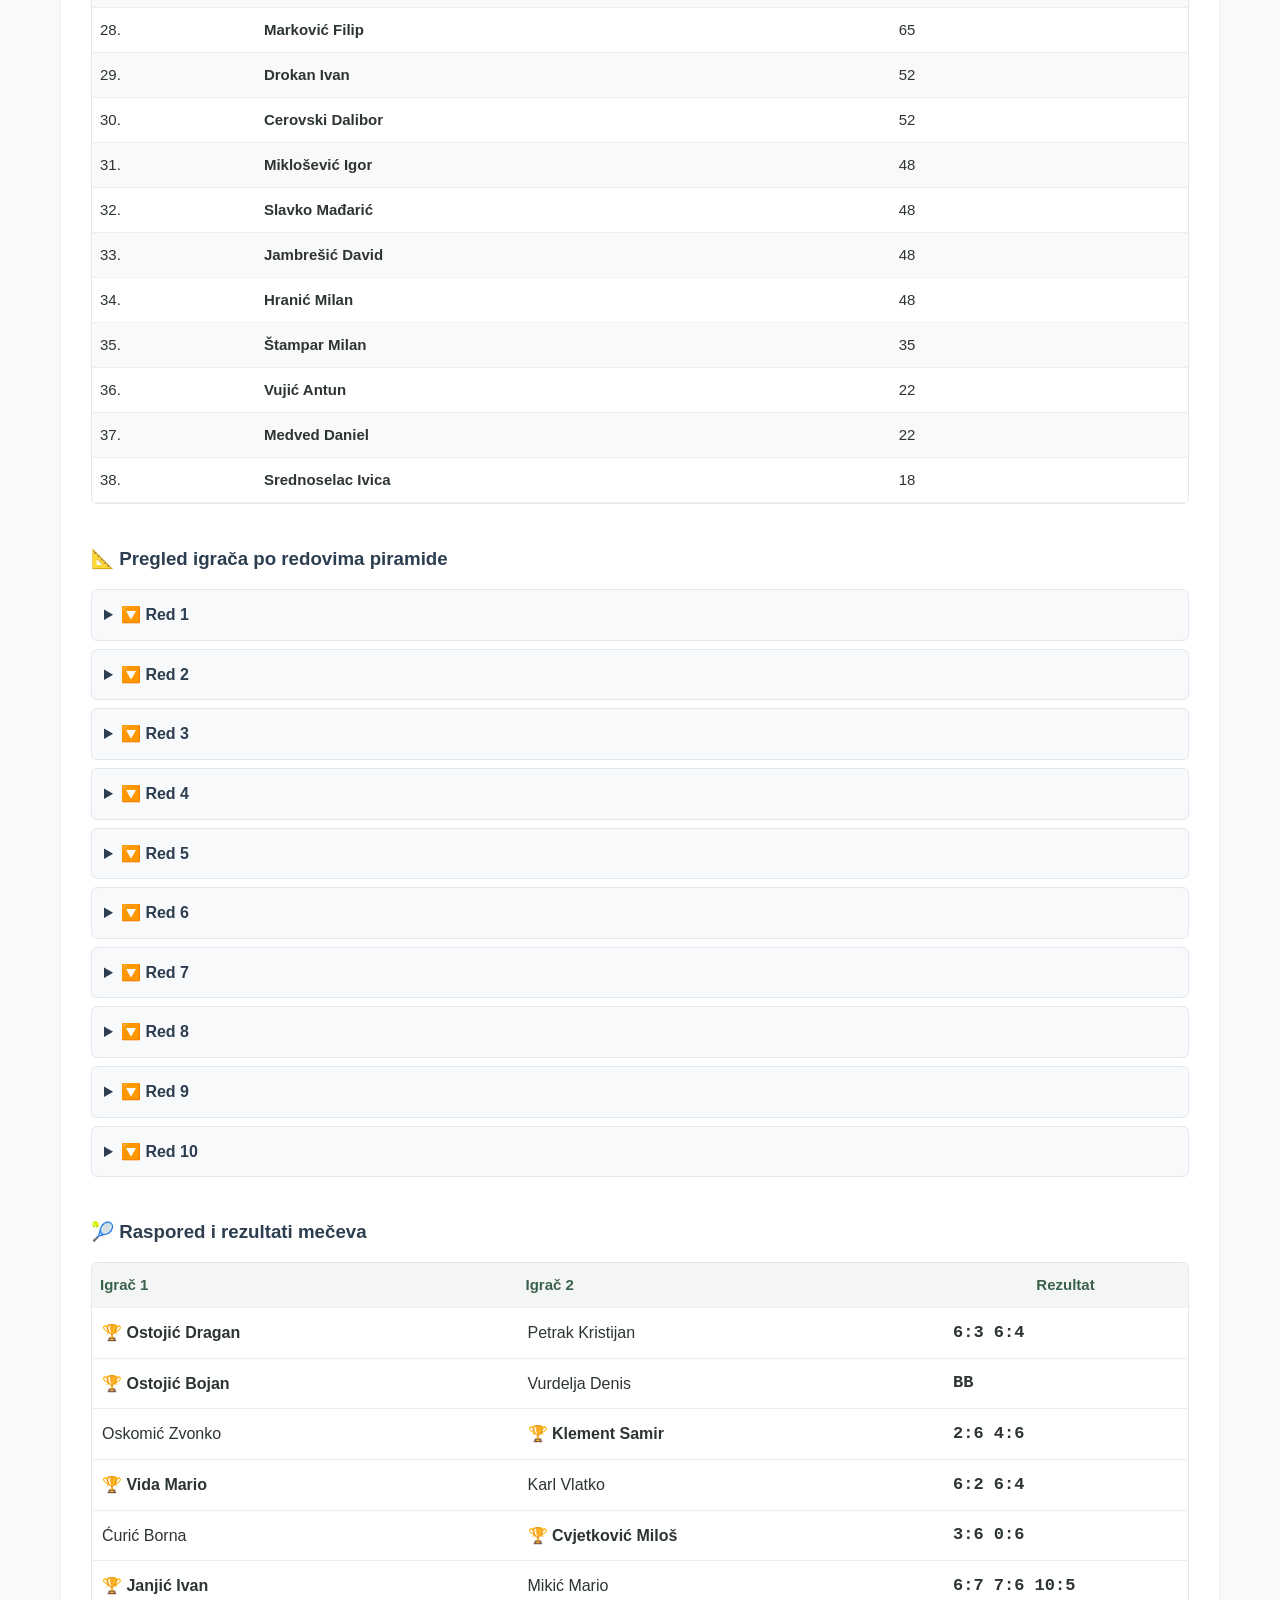
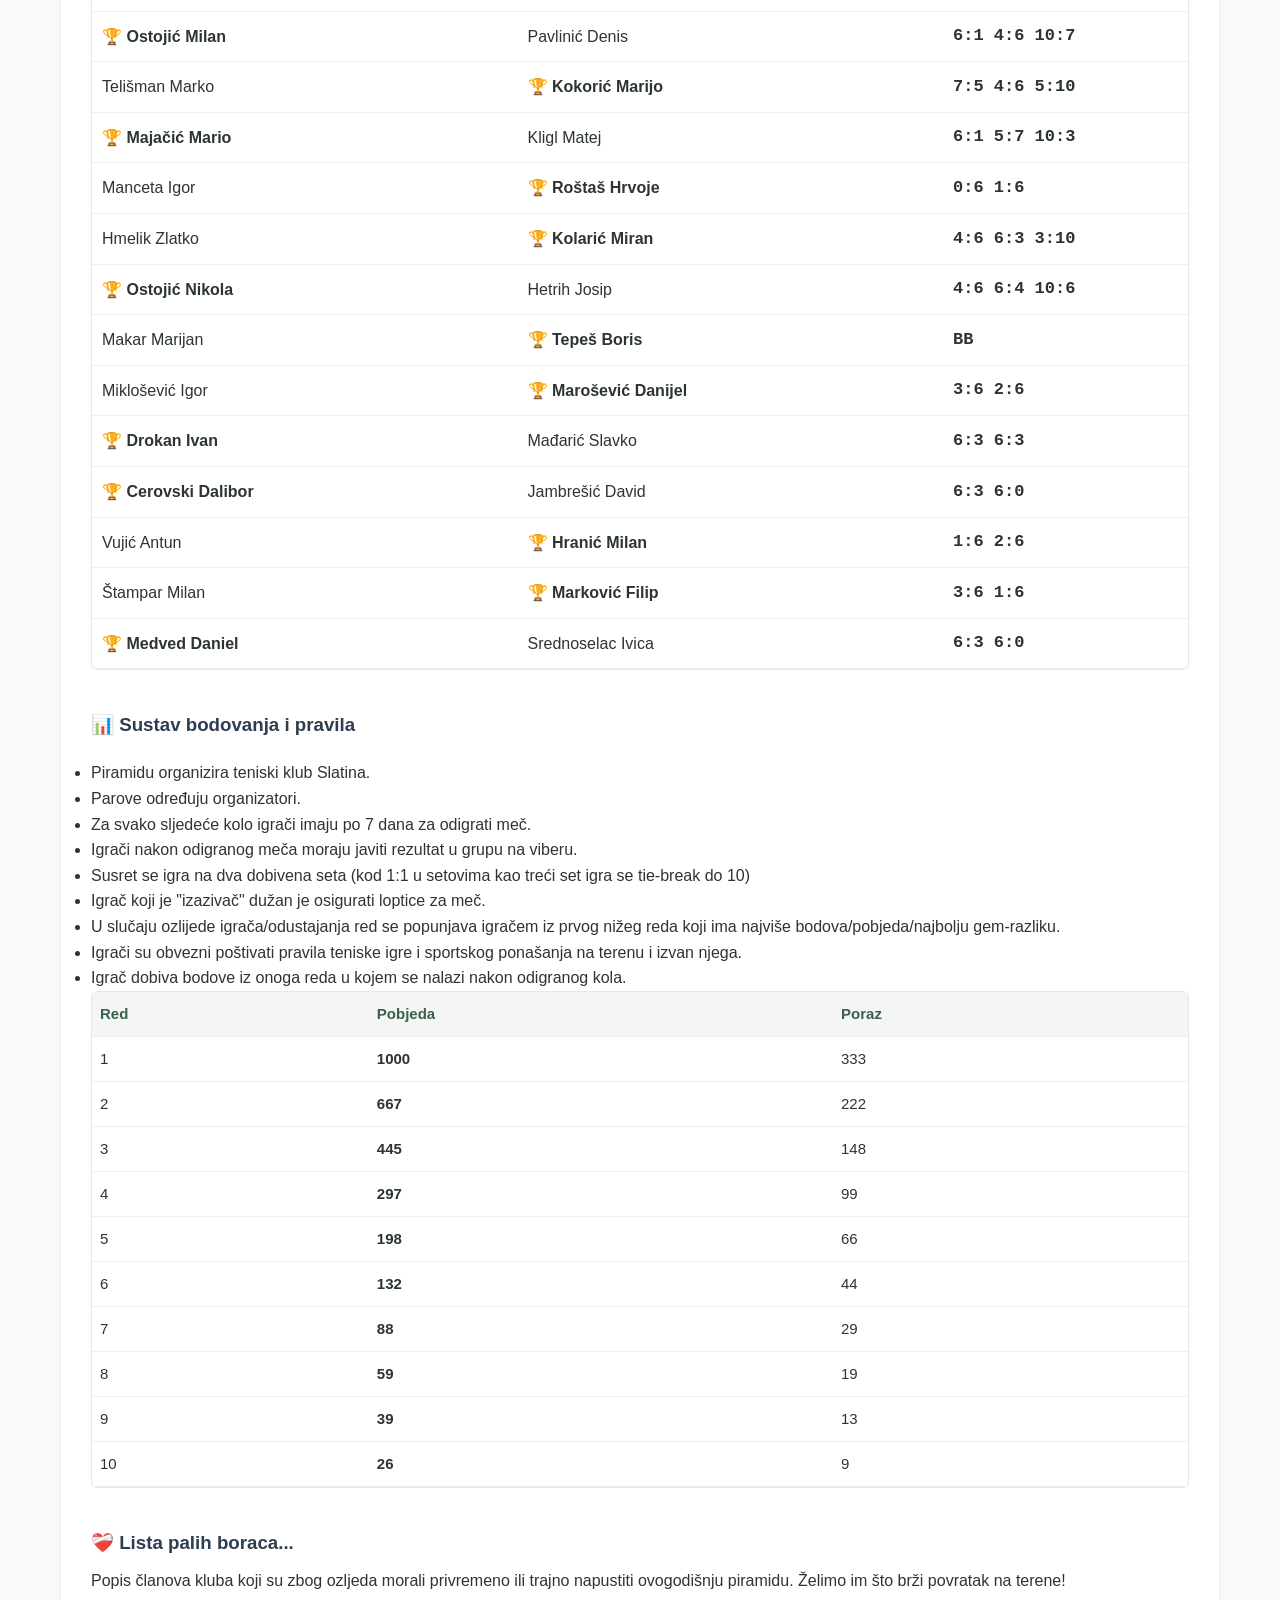
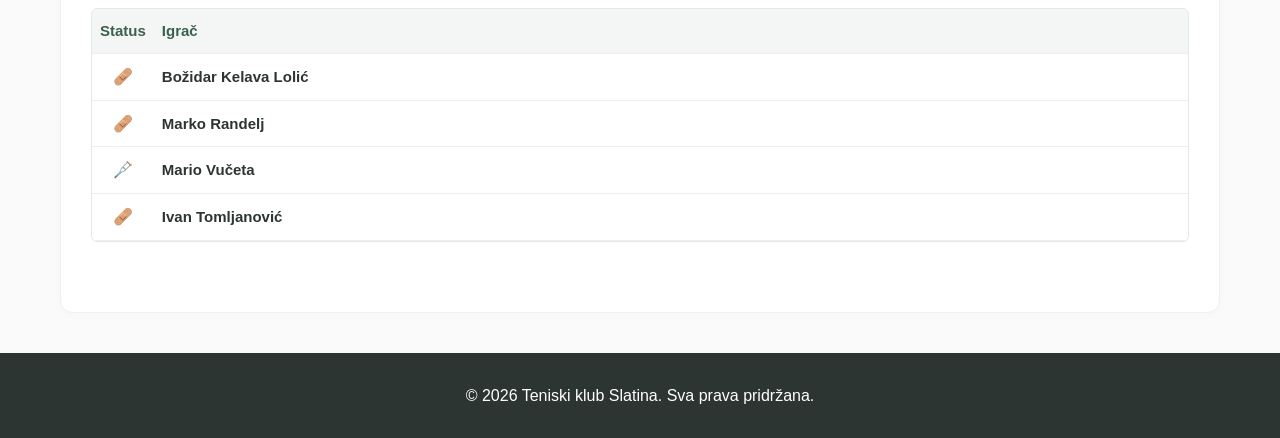
<file: test.html>
<!DOCTYPE html>
<html lang="hr">
<head>
    <meta charset="UTF-8">
    <meta name="viewport" content="width=device-width, initial-scale=1.0">
    <title>TK Slatina - Natjecanja</title>
    <link rel="stylesheet" href="stil.css">
    <style>
		/*Zajebancija sa rezultatima*/
		        /* --- UKLANJANJE SKROLANJA ZA TABLICU REZULTATA NA MOBITELIMA --- */
        
        /* Ciljamo isključivo tablicu rezultata */
        #tablicaRezultata, 
        #tablicaRezultataContainer table {
            table-layout: fixed !important; /* Prisiljava tablicu da poštuje zadane širine stupaca */
            width: 100% !important;
            white-space: normal !important; /* Dopušta prelamanje teksta (imena igrača) */
        }

        /* Precizno definiranje širine stupaca u postocima (ukupno 100%) */
        #tablicaRezultataContainer th:nth-child(1), #tablicaRezultata td:nth-child(1) { width: 33%; } /* Igrač 1 */
        #tablicaRezultataContainer th:nth-child(2), #tablicaRezultata td:nth-child(2) { width: 33%; } /* Igrač 2 */
        #tablicaRezultataContainer th:nth-child(3), #tablicaRezultata td:nth-child(3) { width: 19%; } /* Rezultat */
        #tablicaRezultataContainer th:nth-child(4), #tablicaRezultata td:nth-child(4) { width: 15%; } /* Status */

        /* Prilagodba unutrašnjeg teksta za male ekrane mobitela */
        #tablicaRezultata td, #tablicaRezultata th {
            padding: 8px 4px !important; /* Uži razmak da sve stane bez skrolanja */
            font-size: 13px !important;  /* Blago smanjen font samo za ovu tablicu na mobitelima */
            white-space: normal !important; 
            word-wrap: break-word;
        }

        /* Posebna prilagodba za brojeve setova (monospace tekst) */
        #tablicaRezultata td[style*="font-family: monospace"] {
            font-size: 12px !important;
            line-height: 1.2;
        }

        /* Kada ekran postane širi (Desktop / Tablet), vraćamo standardnu veličinu fonta */
        @media (min-width: 768px) {
            #tablicaRezultata td, #tablicaRezultata th {
                font-size: 16px !important;
                padding: 12px 10px !important;
            }
            #tablicaRezultata td[style*="font-family: monospace"] {
                font-size: 17px !important;
            }
        }

		/*Kraj rezultata*/
        /* Globalno ujednačavanje i povećanje fonta u svim tablicama */
        .table-wrapper table {
            font-family: -apple-system, BlinkMacSystemFont, "Segoe UI", Roboto, Helvetica, Arial, sans-serif;
            font-size: 15px; /* Povećana veličina teksta (standard je bio oko 14px) */
            border-collapse: collapse;
            width: 100%;
        }

        /* Povećanje naslova tablica (zaglavlja) */
        .table-wrapper th {
            font-size: 15px;
            font-weight: 600;
            padding: 12px 10px; /* Veći razmak za ugodniji izgled */
        }

        /* Povećanje i razmak za obične ćelije */
        .table-wrapper td {
            padding: 12px 10px; /* Veći okomiti razmak zbog većeg fonta */
            vertical-align: middle; /* Centrira tekst i ikone po visini retka */
        }

        /* Prilagodba monospace fonta za rezultate da prati novu veličinu */
        .table-wrapper td[style*="font-family: monospace"] {
            font-family: 'Courier New', Courier, monospace !important;
            font-size: 17px !important; 
            font-weight: bold;
        }


        /* --- POTPUNA RESPONSIVNOST ZA MOBITELE --- */
        
        /* Dropdown meniji sada imaju fiksnu, punu širinu */
        #kontejnerZaRedove {
            display: block;
            width: 100%;
        }
        .red-dropdown {
            background-color: #f8f9fa;
            border: 1px solid #e2e8f0;
            border-radius: 6px;
            padding: 12px;
            margin-bottom: 8px;
            cursor: pointer;
            box-sizing: border-box;
            width: 100% !important; /* Svi redovi su jednaki i idu preko cijelog ekrana */
            text-align: left; /* Prirodno poravnanje naslova */
        }
        .red-dropdown summary {
            font-weight: bold;
            color: #2c3e50;
            outline: none;
        }
        .red-dropdown[open] summary {
            margin-bottom: 10px;
            border-bottom: 2px solid #3498db;
            color: #3498db;
        }

        /* Osiguravanje da sve tablice zauzmu 100% širine svog kontejnera */
        .table-wrapper {
            width: 100%;
            overflow-x: auto; /* Omogućuje glatko vodoravno skrolanje ako je ekran premali */
            -webkit-overflow-scrolling: touch;
            margin-bottom: 20px;
            border: 1px solid #e2e8f0;
            border-radius: 6px;
        }
        .table-wrapper table {
            width: 100%;
            min-width: 100%; /* Tablica se prisilno rasteže */
            border-collapse: collapse;
            table-layout: auto; /* Omogućuje pregledniku da sam pametno rasporedi širinu stupaca */
        }

        /* Sprječavanje lomljenja imena igrača i rezultata u više neurednih redova */
        .table-wrapper td, .table-wrapper th {
            white-space: nowrap; /* Tekst ostaje u jednom redu radi preglednosti */
            padding: 10px 8px;   /* Malo uži padding na mobitelima da stane više teksta */
        }

        /* Na mobitelima dopuštamo samo stupcu s imenom igrača da se širi, ostali su kompaktni */
        .table-wrapper td strong {
            white-space: normal; /* Ako je ime baš predugačko, samo se ono smije prelomiti */
        }
		
        /* Stilovi za legendu iznad rangliste */
        .legend-container {
            display: flex;
            gap: 20px;
            margin-bottom: 15px;
            font-weight: 500;
            font-size: 14px;
        }
        .legend-item {
            display: flex;
            align-items: center;
            gap: 8px;
        }
        .legend-dot {
            width: 14px;
            height: 14px;
            border-radius: 50%;
            display: inline-block;
        }
        .dot-main { background-color: #d4edda; border: 1px solid #c3e6cb; }
        .dot-consolation { background-color: #ffe8cc; border: 1px solid #ffd8a8; }
    </style>
</head>
<body>
    <header>
        <div class="navbar">
            <div class="nav-left">
                <div class="menu-dropdown">
                    <button class="menu-btn">☰ Izbornik</button>
                    <div class="dropdown-content">
                        <a href="index.html">Početna</a>
                        <a href="galerija.html">Galerija slika</a>
                        <a href="natjecanja.html">Natjecanja</a>
                    </div>
                </div>
                <a href="index.html" class="logo-area">
					 <img src="./Slike/logo.png" alt="TK Slatina Logo" class="logo-img">
			         <span>TK Slatina</span>
                </a>
            </div>
        </div>
    </header>

    <main>
        <section class="section">
            <div class="tournaments-header">
                <h2>Piramida Slatina 2026</h2>
                
                <!-- Izbornik kola -->
                <select id="odabirKola" class="tournament-select" onchange="ucitajPodatkeIzDatoteke()">
                    <option value="kolo1">1. Kolo</option>
                    <option value="kolo2">2. Kolo</option>
					<option value="kolo3">3. Kolo</option>
					<option value="kolo4">4. Kolo</option>
					<option value="kolo5" selected>5. Kolo</option>
                </select>
            </div>
            
            <p style="margin-bottom: 30px;">Odaberite željeno kolo iz izbornika kako biste vidjeli raspored igrača i rezultate odigranih mečeva.</p>

            <!-- TABLICA: RANGLISTA PO BODOVIMA S LEGENDOM -->
            <div style="margin-bottom: 40px;">
                <h3 style="color: #2c3e50; margin-bottom: 10px;">🥇 Poredak igrača po bodovima</h3>
                
                <!-- Legenda iznad tablice -->
                <div class="legend-container">
                    <div class="legend-item">
                        <span class="legend-dot dot-main"></span>
                        <span>Glavni masters</span>
                    </div>
                    <div class="legend-item">
                        <span class="legend-dot dot-consolation"></span>
                        <span>Utješni masters</span>
                    </div>
                </div>

                <div class="table-wrapper">
                    <table>
                        <thead>
                            <tr>
                                <th>#</th>
                                <th>Igrač</th>
                                <th>Bodovi</th>
                            </tr>
                        </thead>
                        <tbody id="tablicaRangliste"></tbody>
                    </table>
                </div>
            </div>

			<!-- SEKCIJA ZA DINAMIČKE DROP-DOWN MENIJE PO REDOVIMA -->
            <div style="margin-bottom: 40px;">
                <h3 style="color: #2c3e50; margin-bottom: 15px;">📐 Pregled igrača po redovima piramide</h3>
                <div id="kontejnerZaRedove"></div>
            </div>

            </div>
			
			            <!-- TABLICA 2: RASPORED I REZULTATI MEČEVA -->
            <div style="margin-bottom: 40px;">
                <h3 style="color: #2c3e50; margin-bottom: 15px;">🎾 Raspored i rezultati mečeva</h3>
                <!-- DODAN ID NA OMOTAČ TABLICE REZULTATA -->
                <div class="table-wrapper" id="tablicaRezultataContainer">
                    <!-- DODAN ID I NA SAMU TABLICU -->
                    <table id="tablicaRezultataTable">
                        <thead>
                            <tr>
                                <th>Igrač 1</th>
                                <th>Igrač 2</th>
                                <th style="text-align: center;">Rezultat</th>
                                <!--<th style="text-align: center;">Status</th>-->
                            </tr>
                        </thead>
                        <tbody id="tablicaRezultata"></tbody>
                    </table>
                </div>
            </div>

            <!-- TABLICA 3: TABLICA BODOVANJA NA DNU -->
            <div style="margin-bottom: 20px;">
                <h3 style="color: #2c3e50;">📊 Sustav bodovanja i pravila</h3>
				<ul class="pravila-lista">
                    <li><span class="broj-ikona"></span> Piramidu organizira teniski klub Slatina.</li>
                    <li><span class="broj-ikona"></span> Parove određuju organizatori.</li>
                    <li><span class="broj-ikona"></span> Za svako sljedeće kolo igrači imaju po 7 dana za odigrati meč.</li>
                    <li><span class="broj-ikona"></span> Igrači nakon odigranog meča moraju javiti rezultat u grupu na viberu.</li>
                    <li><span class="broj-ikona"></span> Susret se igra na dva dobivena seta (kod 1:1 u setovima kao treći set igra se tie-break do 10)</li>
                    <li><span class="broj-ikona"></span> Igrač koji je "izazivač" dužan je osigurati loptice za meč.</li>
                    <li><span class="broj-ikona"></span> U slučaju ozlijede igrača/odustajanja red se popunjava igračem iz prvog nižeg reda koji ima najviše bodova/pobjeda/najbolju gem-razliku.</li>
                    <li><span class="broj-ikona"></span> Igrači su obvezni poštivati pravila teniske igre i sportskog ponašanja na terenu i izvan njega.	</li>
                    <li><span class="broj-ikona"></span>  Igrač dobiva bodove iz onoga reda u kojem se nalazi nakon odigranog kola.</li>
                </ul>
				<p></p>
                <div class="table-wrapper">
                    <table>
                        <thead>
                            <tr>
                                <th>Red</th>
                                <th>Pobjeda</th>
                                <th>Poraz</th>
                            </tr>
                        </thead>
                        <tbody>
                            <tr><td>1</td><td><strong>1000</strong></td><td>333</td></tr>
                            <tr><td>2</td><td><strong>667</strong></td><td>222</td></tr>
                            <tr><td>3</td><td><strong>445</strong></td><td>148</td></tr>
                            <tr><td>4</td><td><strong>297</strong></td><td>99</td></tr>
                            <tr><td>5</td><td><strong>198</strong></td><td>66</td></tr>
                            <tr><td>6</td><td><strong>132</strong></td><td>44</td></tr>
                            <tr><td>7</td><td><strong>88</strong></td><td>29</td></tr>
                            <tr><td>8</td><td><strong>59</strong></td><td>19</td></tr>
                            <tr><td>9</td><td><strong>39</strong></td><td>13</td></tr>
                            <tr><td>10</td><td><strong>26</strong></td><td>9</td></tr>
                        </tbody>
                    </table>
                </div>
            </div>
		               <!-- TABLICA: POPIS OZLIJEĐENIH ČLANOVA (STATIČKA) -->
            <div style="margin-bottom: 40px; margin-top: 40px;">
                <h3 style="color: #2c3e50; margin-bottom: 10px;">❤️‍🩹 Lista palih boraca...</h3>
                <p style="margin-bottom: 15px;">Popis članova kluba koji su zbog ozljeda morali privremeno ili trajno napustiti ovogodišnju piramidu. Želimo im što brži povratak na terene!</p>
                
                <div class="table-wrapper">
                    <table>
                        <thead>
                            <tr>
                                <th style="width: 60px; text-align: center;">Status</th>
                                <th>Igrač</th>
                            </tr>
                        </thead>
                        <tbody>
                            <tr>
                                <td style="text-align: center; font-size: 16px;">🩹</td>
                                <td><strong>Božidar Kelava Lolić</strong></td>
                            </tr>
                            <tr>
                                <td style="text-align: center; font-size: 16px;">🩹</td>
                                <td><strong>Marko Randelj</strong></td>
                            </tr>
                            <tr>
                                <td style="text-align: center; font-size: 16px;">🩼</td>
                                <td><strong>Mario Vučeta</strong></td>
                            </tr>
							<tr>
                                <td style="text-align: center; font-size: 16px;">🩹</td>
                                <td><strong>Ivan Tomljanović</strong></td>
                            </tr>
                        </tbody>
                    </table>
                </div>
            </div>

        </section>
    </main>

    <footer>
        <p>&copy; 2026 Teniski klub Slatina. Sva prava pridržana.</p>
    </footer>

    <!-- JAVASCRIPT LOGIKA -->
	<script>
    window.onload = function() {
        var select = document.getElementById("odabirKola");
        select.selectedIndex = select.options.length - 1;
        ucitajPodatkeIzDatoteke();
    };

    function ucitajPodatkeIzDatoteke() {
        const selectElement = document.getElementById("odabirKola");
        const odabranoKolo = selectElement.value;
        const putanja = "./Rezultati/" + odabranoKolo + ".json";

        console.log("Pokušavam učitati:", putanja);

        fetch(putanja)
            .then(response => {
                if (!response.ok) throw new Error("Datoteka " + putanja + " nije pronađena.");
                return response.json();
            })
            .then(podaci => {
                prikaziRanglistu(podaci.raspored);
                prikaziRezultate(podaci.rezultati);
                prikaziPoRedovima(podaci.raspored); // NOVA LINIJA: Pokreće punjenje drop-down tablica
            })
            .catch(error => {
                console.error("Greška detaljno:", error);
                alert("Greška: " + error.message);
            });
    }

    function prikaziRanglistu(igraci) {
        const tbodyRanglista = document.getElementById("tablicaRangliste");
        tbodyRanglista.innerHTML = "";

        if (!igraci) return;

        const sortiraniIgraci = [...igraci];
        sortiraniIgraci.sort((a, b) => Number(b.bodovi) - Number(a.bodovi));

        sortiraniIgraci.forEach((stavka, index) => {
            const redTablice = document.createElement("tr");

            if (index < 8) {
                redTablice.style.backgroundColor = "#d4edda"; // Glavni masters
            } else if (index >= 8 && index < 16) {
                redTablice.style.backgroundColor = "#ffe8cc"; // Utješni masters
            } else {
                redTablice.style.backgroundColor = (index % 2 === 0) ? "#f9f9f9" : "#ffffff";
            }

            redTablice.innerHTML = "<td>" + (index + 1) + ".</td>" +
                                   "<td><strong>" + stavka.igrac + "</strong></td>" +
                                   "<td>" + stavka.bodovi + "</td>";
            tbodyRanglista.appendChild(redTablice);
        });
    }

    function prikaziRezultate(rezultati) {
        const tbodyRezultati = document.getElementById("tablicaRezultata");
        tbodyRezultati.innerHTML = "";

        if (!rezultati || rezultati.length === 0) {
            tbodyRezultati.innerHTML = "<tr><td colspan='4' style='text-align:center;'>Nema unesenih mečeva za ovo kolo.</td></tr>";
            return;
        }

        rezultati.forEach(mec => {
            const redTablice = document.createElement("tr");

            // Isticanje pobjednika podebljanim tekstom ako je meč završen
            let igrac1Prikaz = mec.igrac1;
            let igrac2Prikaz = mec.igrac2;

            if (mec.status === "Završeno") {
                if (mec.pobjednik === mec.igrac1) {
                    igrac1Prikaz = "<strong>🏆 " + mec.igrac1 + "</strong>";
                } else if (mec.pobjednik === mec.igrac2) {
                    igrac2Prikaz = "<strong>🏆 " + mec.igrac2 + "</strong>";
                }
            }

            // Određivanje boje/stila za status meča
            //let statusStil = "";
            //if (mec.status === "U najavi") {
              //  statusStil = "<span style='color: #7f8c8d; font-style: italic;'>U najavi</span>";
            //} else {
             //   statusStil = "<span style='color: #27ae60; font-weight: bold;'>Završeno</span>";
           // }

            // Ako nema rezultata (prazan string), stavljamo crticu
            let rezultatPrikaz = mec.rezultat ? mec.rezultat : "—";

            redTablice.innerHTML = "<td>" + igrac1Prikaz + "</td>" +
                                   "<td>" + igrac2Prikaz + "</td>" +
                                   "<td style='font-family: monospace; font-size: 15px;'>" + rezultatPrikaz + "</td>" ;
                                //   "<td>" + statusStil + "</td>";
            
            tbodyRezultati.appendChild(redTablice);
        });
    }

	    function prikaziPoRedovima(igraci) {
        const kontejner = document.getElementById("kontejnerZaRedove");
        kontejner.innerHTML = ""; // Pražnjenje kontejnera prije novog punjenja

        if (!igraci || igraci.length === 0) return;

        // 1. Grupiranje igrača po redovima (od 1 do 10)
        const grupiraniPoRedovima = {};
        
        igraci.forEach(stavka => {
            const brojReda = stavka.red;
            if (!grupiraniPoRedovima[brojReda]) {
                grupiraniPoRedovima[brojReda] = [];
            }
            grupiraniPoRedovima[brojReda].push(stavka);
        });

        // 2. Prolazak kroz svaki pronađeni red i kreiranje drop-down izbornika
        Object.keys(grupiraniPoRedovima).sort((a, b) => Number(a) - Number(b)).forEach(brojReda => {
            const igraciURedu = grupiraniPoRedovima[brojReda];

            // Kreiramo glavni <details> element (drop-down koji automatski zauzima 100% širine)
            const detailsElement = document.createElement("details");
            detailsElement.className = "red-dropdown";

            // Kreiramo <summary> (naslov izbornika)
            const summaryElement = document.createElement("summary");
            summaryElement.innerHTML = "🔽 Red " + brojReda;
            detailsElement.appendChild(summaryElement);

            // Kreiramo omotač za tablicu (table-wrapper) koji omogućuje skrolanje na mobitelima
            const tableWrapper = document.createElement("div");
            tableWrapper.className = "table-wrapper";

            // Kreiramo samu tablicu s dva stupca (Pozicija i Igrač)
            const tablica = document.createElement("table");
            tablica.innerHTML = 
                "<thead>" +
                    "<tr>" +
                        "<th style='width: 70px;'>Pozicija</th>" +
                        "<th>Igrač</th>" +
                    "</tr>" +
                "</thead>";

            // Kreiramo tbody u koji ćemo staviti igrače tog specifičnog reda
            const tbody = document.createElement("tbody");

            // Punimo tbody igračima
            igraciURedu.forEach(stavka => {
                const redTablice = document.createElement("tr");
                redTablice.innerHTML = "<td>" + stavka.pozicija + ".</td>" +
                                       "<td><strong>" + stavka.igrac + "</strong></td>";
                tbody.appendChild(redTablice);
            });

            // Sklapamo sve elemente zajedno i dodajemo na stranicu
            tablica.appendChild(tbody);
            tableWrapper.appendChild(tablica);
            detailsElement.appendChild(tableWrapper);
            kontejner.appendChild(detailsElement);
        });
    }


		
    // SKRIPTA ZA MOBILNI MENU
    const menuBtn = document.querySelector('.menu-btn');
    const dropdownContent = document.querySelector('.dropdown-content');
    menuBtn.addEventListener('click', function(e) {
        e.stopPropagation();
        dropdownContent.classList.toggle('prikazi');
    });
    document.addEventListener('click', function(e) {
        if (!dropdownContent.contains(e.target) && !menuBtn.contains(e.target)) {
            dropdownContent.classList.remove('prikazi');
        }
    });

</script>
</file>
<file: stil.css>
:root {
    /* Ublažena moderna zelena i komplementarne boje */
    --primary: #3b604b;
    --secondary: #f3f6f4;
    --accent: #d4e0d7;
    --dark: #2c3531;
    --light: #ffffff;
    --gray: #7f8c8d;
    --shadow: 0 4px 15px rgba(0,0,0,0.05);
}

* {
    margin: 0;
    padding: 0;
    box-sizing: border-box;
    font-family: 'Segoe UI', Roboto, Helvetica, sans-serif;
}

body {
    background-color: #fafafa;
    color: var(--dark);
    line-height: 1.6;
}

/* Navigacija */
header {
    background: var(--light);
    box-shadow: var(--shadow);
    position: fixed;
    width: 100%;
    top: 0;
    z-index: 1000;
}

.navbar {
    display: flex;
    align-items: center;
    justify-content: space-between;
    max-width: 1200px;
    margin: 0 auto;
    padding: 15px 20px;
}

.nav-left {
    display: flex;
    align-items: center;
    gap: 20px;
}

/* Hamburger Dropdown */
.menu-dropdown {
    position: relative;
    display: inline-block;
}

.menu-btn {
    background: var(--primary);
    color: var(--light);
    border: none;
    padding: 10px 18px;
    border-radius: 6px;
    cursor: pointer;
    font-weight: 600;
    display: flex;
    align-items: center;
    gap: 8px;
    transition: 0.3s;
}

.menu-btn:hover {
    background: #2c4738;
}
/* Postavlja mrežu od 3 stupca na velikim ekranima, 1 stupac na mobitelu */
.gallery-grid {
    display: grid;
    grid-template-columns: repeat(auto-fit, minmax(280px, 1fr));
    gap: 20px; /* Razmak između slika */
    padding: 10px;
}

/* Kontejner za svaku sliku */
.gallery-item {
    overflow: hidden; /* Sve što viri izvan okvira se siječe */
    border-radius: 10px;
    background: #f0f0f0; /* Boja pozadine dok se slika učitava */
    height: 250px; /* Fiksna visina svih placeholdera */
}

/* Stil same slike - ovo sprečava širenje preko ekrana */
.gallery-item img {
    width: 100%;    /* Slika prati širinu gallery-itema, ne ekrana */
    height: 100%;   /* Slika prati visinu gallery-itema */
    object-fit: cover; /* Slika se zumira da ispuni okvir bez rastezanja */
    display: block;
}


.dropdown-content {
    display: none;
    position: absolute;
    top: 100%; /* Promijenjeno sa 45px na 100% */
    left: 0;
    background: var(--light);
    min-width: 220px;
    box-shadow: var(--shadow);
    border-radius: 6px;
    overflow: hidden;
    border: 1px solid #eee;
}

.dropdown-content a {
    color: var(--dark);
    padding: 12px 16px;
    text-decoration: none;
    display: block;
    font-size: 15px;
    transition: 0.2s;
}

.dropdown-content a:hover {
    background: var(--secondary);
    color: var(--primary);
}

/* Nova pravila koja drže izbornik stabilnim */
.menu-btn:hover + .dropdown-content,
.dropdown-content:hover {
    display: block;
}

/* Logo */
.logo-area {
    display: flex;
    align-items: center;
    gap: 10px;
    text-decoration: none;
    color: var(--primary);
    font-weight: 700;
    font-size: 20px;
}

.logo-img {
    width: 40px;
    height: 40px;
    background: var(--accent);
    border-radius: 50%;
    display: flex;
    align-items: center;
    justify-content: center;
    font-size: 24px;
}

/* Glavni sadržaj */
main {
    max-width: 1200px;
    margin: 100px auto 40px;
    padding: 0 20px;
}

.section {
    background: var(--light);
    padding: 30px;
    border-radius: 12px;
    box-shadow: 0 2px 10px rgba(0,0,0,0.02);
    margin-bottom: 40px;
    border: 1px solid #f0f0f0;
}

h1, h2, h3 {
    color: var(--primary);
    margin-bottom: 20px;
}

/* Početna i Novosti */
.hero {
    background: linear-gradient(135deg, var(--primary) 0%, #4a735c 100%);
    color: var(--light);
    padding: 60px 30px;
    border-radius: 12px;
    text-align: center;
    margin-bottom: 40px;
}

.hero h1 {
    color: var(--light);
    font-size: 36px;
    margin-bottom: 10px;
}

.news-grid {
    display: grid;
    grid-template-columns: repeat(auto-fit, minmax(280px, 1fr));
    gap: 20px;
    margin-top: 20px;
}

.news-card {
    border: 1px solid #eee;
    border-radius: 8px;
    overflow: hidden;
    transition: transform 0.3s, box-shadow 0.3s;
}

.news-card:hover {
    transform: translateY(-5px);
    box-shadow: var(--shadow);
}

.news-card .img-placeholder {
    height: 160px;
    background: #eaefeb;
    display: flex;
    align-items: center;
    justify-content: center;
    color: var(--primary);
}

.news-content {
    padding: 15px;
}

.news-date {
    font-size: 12px;
    color: var(--gray);
    margin-bottom: 5px;
}

/* Galerija */
.gallery-grid {
    display: grid;
    grid-template-columns: repeat(auto-fit, minmax(200px, 1fr));
    gap: 15px;
}

.gallery-item {
    height: 200px;
    background: #eaefeb;
    border-radius: 8px;
    display: flex;
    align-items: center;
    justify-content: center;
    color: var(--primary);
    cursor: pointer;
    transition: 0.3s;
}

.gallery-item:hover {
    opacity: 0.8;
}

/* Natjecanja */
.tournaments-header {
    display: flex;
    justify-content: space-between;
    align-items: center;
    flex-wrap: wrap;
    gap: 15px;
    margin-bottom: 25px;
}

.tournament-select {
    padding: 10px 15px;
    border-radius: 6px;
    border: 2px solid var(--primary);
    font-size: 16px;
    background: var(--light);
    cursor: pointer;
    outline: none;
    color: var(--primary);
    font-weight: 600;
}

.table-wrapper {
    overflow-x: auto;
}

table {
    width: 100%;
    border-collapse: collapse;
    text-align: left;
	table-layout: fixed; 
}

th, td {
    padding: 12px 15px;
    border-bottom: 1px solid #eee;
}

th {
    background: var(--secondary);
    color: var(--primary);
}

tr:hover {
    background: #fcfcfc;
}

/* Footer */
footer {
    background: var(--dark);
    color: var(--light);
    text-align: center;
    padding: 30px 20px;
    margin-top: auto;
}

@media (max-width: 600px) {
    .navbar { padding: 10px; }
    .hero h1 { font-size: 28px; }
    .tournaments-header { flex-direction: column; align-items: flex-start; }
    .tournament-select { width: 100%; }
	table {
    font-size: 10px; /* Smanjuje općeniti font tablice */
	}
	th, td {
    padding: 4px; /* Smanjuje razmake u ćelijama kako bi više stalo */
	}
}

/* --- PRILAGODBA ZA MOBITELE --- */
@media (max-width: 768px) {
    /* Povećavamo visinu navigacije za lakše klikanje */
    .navbar {
        padding: 10px 15px;
    }

    /* Gumb izbornika radimo većim */
    .menu-btn {
        padding: 12px 20px;
        font-size: 16px;
    }

    /* Padajući izbornik preko cijele širine na mobitelu */
    .dropdown-content {
        position: fixed; /* Fiksiramo ga preko ekrana */
        top: 60px;
        left: 0;
        width: 100%;
        border-radius: 0;
        border: none;
        border-bottom: 2px solid var(--accent);
        box-shadow: 0 10px 20px rgba(0,0,0,0.1);
    }

    .dropdown-content a {
        padding: 16px 20px; /* Veći prostor za dodir prstom */
        font-size: 16px;
        border-bottom: 1px solid #f5f5f5;
    }

    /* Uklanjamo hover efekte za otvaranje (jer na mobitelu nema miša) */
    .menu-btn:hover + .dropdown-content,
    .dropdown-content:hover {
        display: none;
    }

    /* Ova klasa će se dodavati preko JS-a kada korisnik klikne */
    .dropdown-content.prikazi {
        display: block !important;
    }

    /* Smanjujemo Hero natpis da ne zauzima cijeli ekran */
    .hero {
        padding: 40px 20px;
    }

    .hero h1 {
        font-size: 24px;
    }

    /* Kartice vijesti idu jedna ispod druge */
    .news-grid {
        grid-template-columns: 1fr;
    }
	
}
</file>
